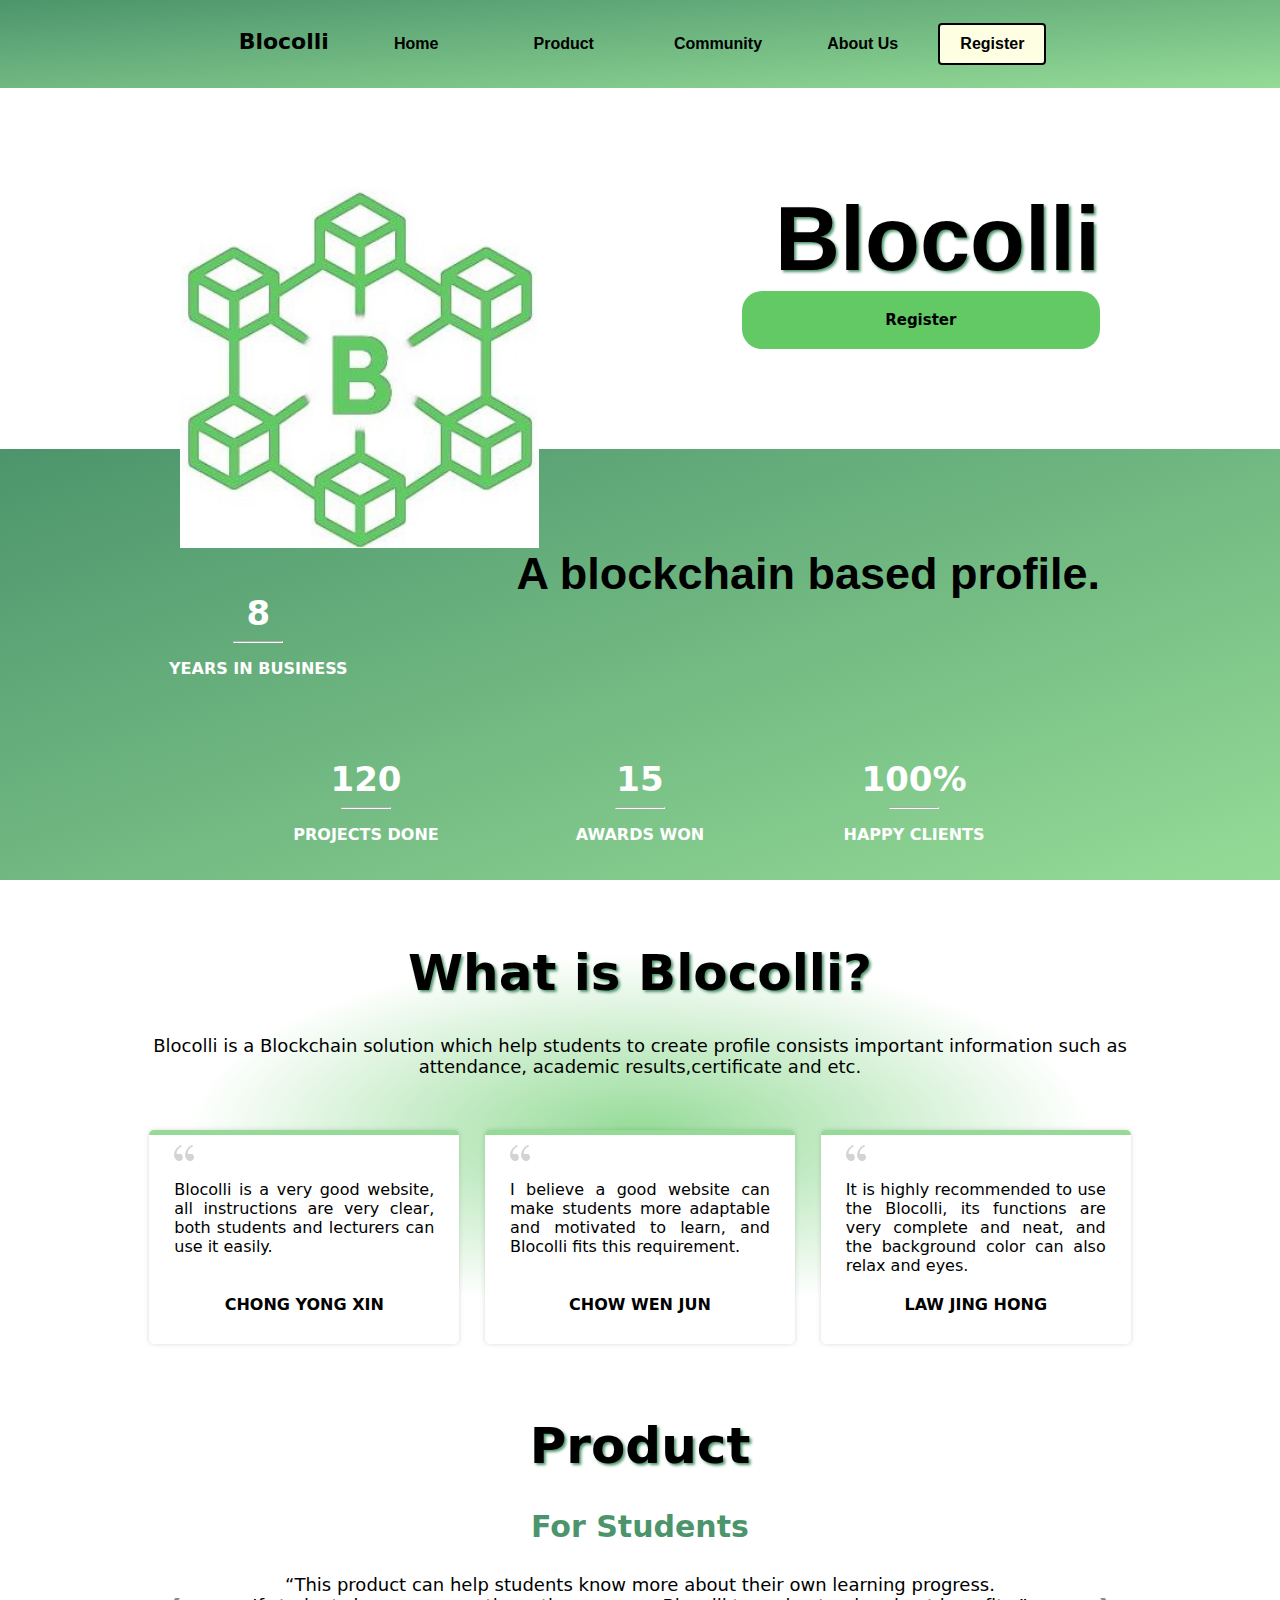
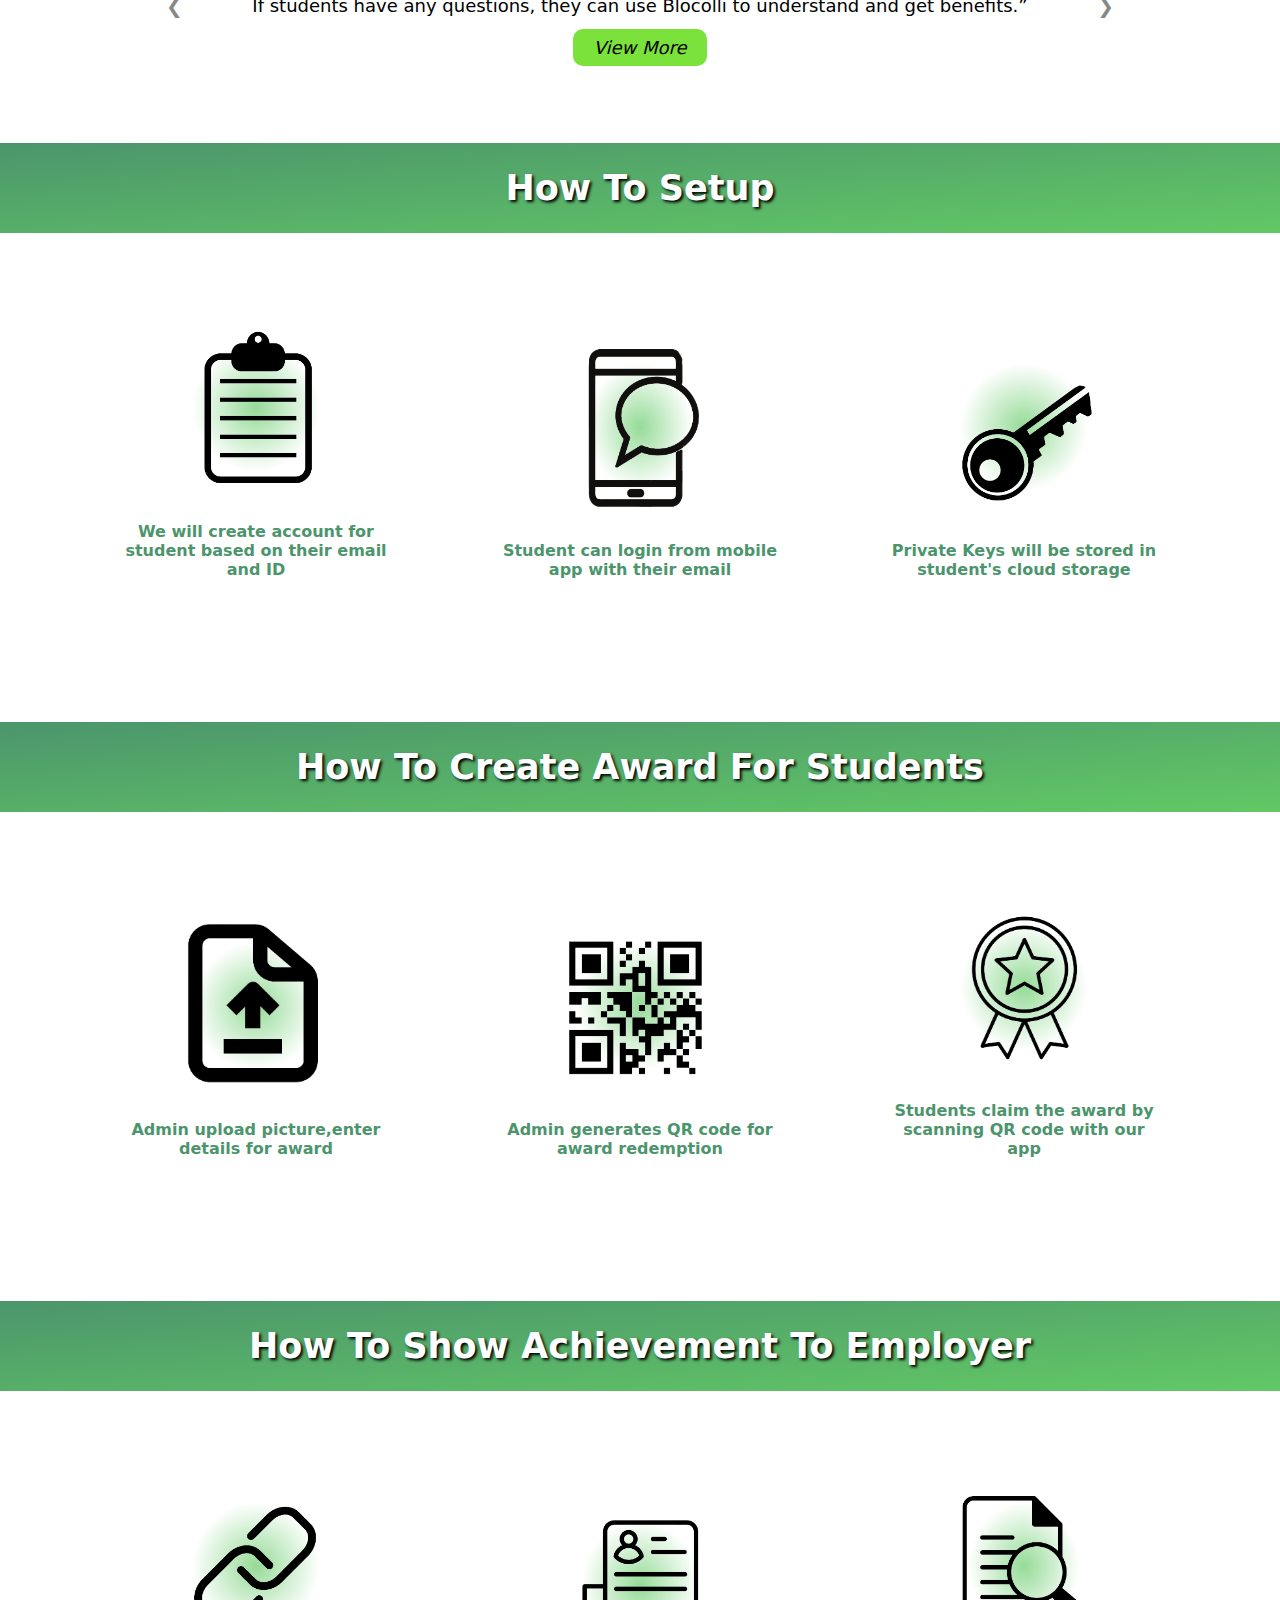
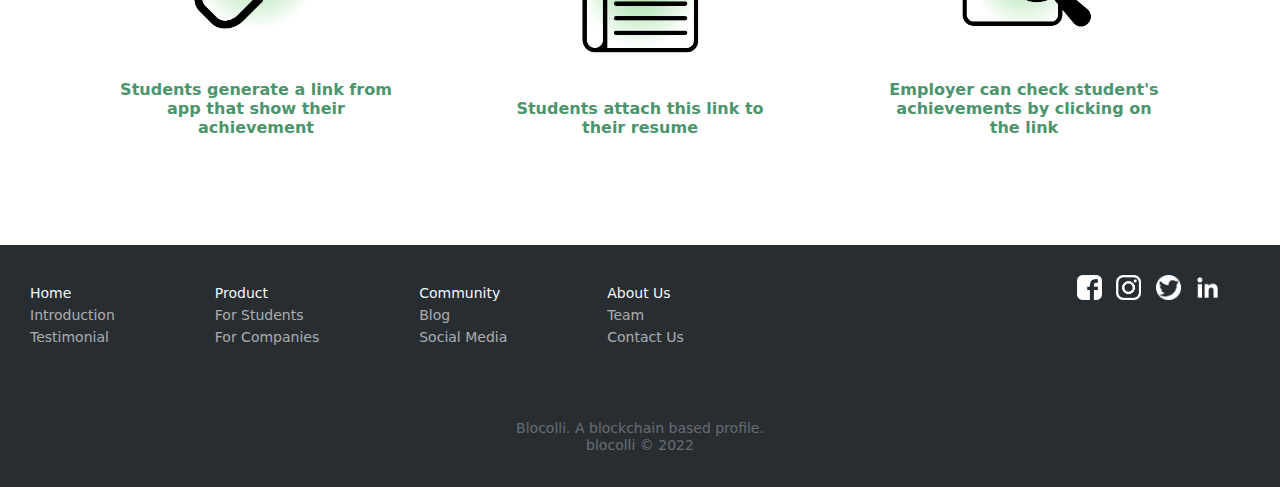
<file: index.html>
<!DOCTYPE html>
<html lang="en" dir="ltr">
  <head>
    <meta charset="utf-8">
    <title>Home | Blocolli</title>
    <link rel="icon" href="logo.jpeg">
    <meta name="viewport" content="width=device-width, initial-scale=1">
    <link rel="stylesheet" href="style.css">
  </head>

  <body>
    <header>
      <nav>
        <div class="logo">Blocolli</div>
        <div class="dropdown">
          <a href="index.html"><button class="dropbtn">Home</button></a>
          <div class="dropdown-content">
            <a href="introduction.html">Introduction</a>
            <a href="testimonial.html">Testimonial</a>
          </div>
        </div>

        <div class="dropdown">
          <a href="#product"><button class="dropbtn">Product</button></a>
          <div class="dropdown-content">
            <a href="forstudent.html">For Students</a>
            <a href="forcompanies.html">For Companies</a>
          </div>
        </div>

        <div class="dropdown">
          <button class="dropbtn">Community</button>
          <div class="dropdown-content">
            <a href="blog.html">Blog</a>
            <a href="socialmedia.html">Social Media</a>
          </div>
        </div>

        <div class="dropdown">
          <button class="dropbtn">About Us</button>
          <div class="dropdown-content">
            <a href="team.html">Team</a>
            <a href="contactus.html">Contact Us</a>
          </div>
        </div>

      <button onclick="document.getElementById('id01').style.display='block'" class="register"><span>Register</span></button>

        <div id="id01" class="modal">
          <form class="modal-content animate" method="post">
            <div class="imgcontainer">
              <span onclick="document.getElementById('id01').style.display='none'" class="close" title="Close Modal">&times;</span>
            </div>
            <div class="registercontainer">
              <p class="registernow">Sign Up</p>
              <label for="uname"><b>Username</b></label>
              <input type="text" placeholder="Enter Username" name="uname" required>

              <label for="psw"><b>Password</b></label>
              <input type="password" placeholder="Enter Password" name="psw" required>

              <button class="loginbtn" type="submit">Login</button>
              <label>
                <input type="checkbox" checked="checked" name="remember"> Remember me
              </label>
            </div>

            <div class="registercontainer" style="background-color:#f1f1f1">
              <button type="button" onclick="document.getElementById('id01').style.display='none'" class="cancelbtn">Cancel</button>
              <span class="psw">Forgot<a class="registerpsw" href="#">password?</a></span>
            </div>
          </form>
        </div>
      </nav>
    </header>

    <!-- Home content -->
    <div class="homecontent">
      <img src="logo.jpeg" class="blocolliimage" alt="blocolli image"/>
      <div class="fadetext">Blocolli</div>
      <div class="fadetext1">
       A blockchain based profile.
       <br>
       <br>
      </div>
      <button onclick="document.getElementById('id01').style.display='block'" class="registerbutton"><span>Register</span></button>
    </div>

    <!-- Home bar section -->
    <div class="homebar">
      <center>
        <div class="bar">
          <p class="percent">8</p>
          <hr>
          <p>YEARS IN BUSINESS</p>
        </div>
        <div class="bar">
          <p class="percent">120</p>
          <hr>
          <p>PROJECTS DONE</p>
        </div>
        <div class="bar">
          <p class="percent">15</p>
          <hr>
          <p>AWARDS WON</p>
        </div>
        <div class="bar">
          <p class="percent">100%</p>
          <hr>
          <p>HAPPY CLIENTS</p>
        </div>
      </center>
    </div>

    <!-- Home introduction section -->
    <div class="homeintroduction">
      <h1 class="textintroduction">What is Blocolli?</h1>
      <p class="contentintroduction">Blocolli is a Blockchain solution which help students to create profile
      consists important information such as attendance, academic results,certificate and etc.</p>
      <div class="testimonialintroduction">
        <img src="quotationmark.png" class="quotationmark" alt="quotationmark"/><br>
        Blocolli is a very good website, all instructions are very clear,
        both students and lecturers can use it easily.<br><br>
        <p class="hometestimonialname">Chong Yong Xin</p>
      </div>
      <div class="testimonialintroduction">
        <img src="quotationmark.png" class="quotationmark" alt="quotationmark"/><br>
        I believe a good website can make students more adaptable and motivated
        to learn, and Blocolli fits this requirement.<br><br>
        <p class="hometestimonialname">Chow Wen Jun</p>
      </div>
      <div class="testimonialintroduction">
        <img src="quotationmark.png" class="quotationmark" alt="quotationmark"/><br>
        It is highly recommended to use the Blocolli, its functions are very
        complete and neat, and the background color can also relax and eyes.
        <p class="hometestimonialname">Law Jing Hong</p>
      </div>
    </div>

    <!-- Home product section -->
    <a name="product"></a>
    <div class="homeproduct">
      <h1 class="homeproducttitle">Product</h1>
      <div class="slideshow-container">
        <div class="mySlides">
          <p class="slidetitle">For Students</p>
          <q>This product can help students know more about their own learning
          progress.<br>If students have any questions, they can use Blocolli to
          understand and get benefits.</q>
         <br><br>
         <a href="forstudent.html" class="homeproductbutton">View More</a>
        </div>

        <div class="mySlides">
          <p class="slidetitle">For Companies</p>
          <q>This product can make it easier for companies and students to
          communicate and understand each other,<br>and find each other's goals,
          which can bring convenience and benefits.</q>
          <br><br>
          <a href="forcompanies.html" class="homeproductbutton">View More</a>
        </div>
        <a class="prev" onclick="plusSlides(-1)">❮</a>
        <a class="next" onclick="plusSlides(1)">❯</a>
      </div>
      <div class="dot-container">
        <span class="dot" onclick="currentSlide(1)"></span>
        <span class="dot" onclick="currentSlide(2)"></span>
        <span class="dot" onclick="currentSlide(3)"></span>
      </div>

      <script>
        var slideIndex = 1;
        showSlides(slideIndex);

        function plusSlides(n) {
          showSlides(slideIndex += n);
        }

        function currentSlide(n) {
          showSlides(slideIndex = n);
        }

        function showSlides(n) {
          var i;
          var slides = document.getElementsByClassName("mySlides");
          var dots = document.getElementsByClassName("dot");
          if (n > slides.length) {slideIndex = 1}
          if (n < 1) {slideIndex = slides.length}
          for (i = 0; i < slides.length; i++) {
              slides[i].style.display = "none";
          }
          for (i = 0; i < dots.length; i++) {
              dots[i].className = dots[i].className.replace("active", "");
          }
          slides[slideIndex-1].style.display = "block";
          dots[slideIndex-1].className += "active";
        }
      </script>
    </div>

    <!-- Home how section -->
    <div class="homesetup">
      <p class="setuptext">How to setup</p>
      <center>
      <figure class="setimg">
        <img src="setup1.png" alt="setup image"/>
        <figcaption>We will create account for student based on their email and ID</figcaption>
      </figure>
      <figure class="setimg">
        <img src="setup2.png" alt="setup image"/>
        <figcaption>Student can login from mobile app with their email</figcaption>
      </figure>
      <figure class="setimg">
        <img src="setup3.png" alt="setup image"/>
        <figcaption>Private Keys will be stored in student's cloud storage</figcaption>
      </figure>
      </center>
    </div>

    <div class="homesetup">
      <p class="setuptext">How to create award for students</p>
      <center>
      <figure class="setimg">
        <img src="setup4.png" alt="award image"/>
        <figcaption>Admin upload picture,enter details for award</figcaption>
      </figure>
      <figure class="setimg">
        <img src="setup5.png" alt="award image"/>
        <figcaption>Admin generates QR code for award redemption</figcaption>
      </figure>
      <figure class="setimg">
        <img src="setup6.png" alt="award image"/>
        <figcaption>Students claim the award by scanning QR code with our app</figcaption>
      </figure>
      </center>
    </div>

    <div class="homesetup">
      <p class="setuptext">How to show achievement to employer</p>
      <center>
      <figure class="setimg">
        <img src="setup7.png" alt="achievement image"/>
        <figcaption>Students generate a link from app that show their achievement</figcaption>
      </figure>
      <figure class="setimg">
        <img src="setup8.png" alt="achievement image"/>
        <figcaption>Students attach this link to their resume</figcaption>
      </figure>
      <figure class="setimg">
        <img src="setup9.png" alt="achievement image"/>
        <figcaption>Employer can check student's achievements by clicking on the link</figcaption>
      </figure>
      </center>
    </div>


    <footer>
      <div class="row">
        <div class="footerlink">
          <p>Home</p>
          <p><a href="introduction.html">Introduction</a></p>
          <p><a href="testimonial.html">Testimonial</a></p>
        </div>
        <div class="footerlink">
          <p>Product</p>
          <p><a href="forstudent.html">For Students</a></p>
          <p><a href="forcompanies.html">For Companies</a></p>
        </div>
        <div class="footerlink">
          <p>Community</p>
          <p><a href="blog.html">Blog</a></p>
          <p><a href="socialmedia.html">Social Media</a></p>
        </div>
        <div class="footerlink">
          <p>About Us</p>
          <p><a href="team.html">Team</a></p>
          <p><a href="contactus.html">Contact Us</a></p>
        </div>
        <div class="footericon">
          <a href="https://www.facebook.com/"><img src="facebookicon.png" class="icon" alt="facebook icon"/></a>
          <a href="https://www.instagram.com/"><img src="igicon.png" class="icon" alt="instagram icon"/></a>
          <a href="https://twitter.com/"><img src="twittericon.png" class="icon" alt="twitter icon"/></a>
          <a href="https://www.linkedin.com/"><img src="linkedinicon.png" class="icon" alt="linkedin icon"/></a>
        </div>
      </div>
      <p class="copyright">
        Blocolli. A blockchain based profile.<br>
        blocolli &copy; 2022</p>
    </footer>

  </body>
</html>
</file>
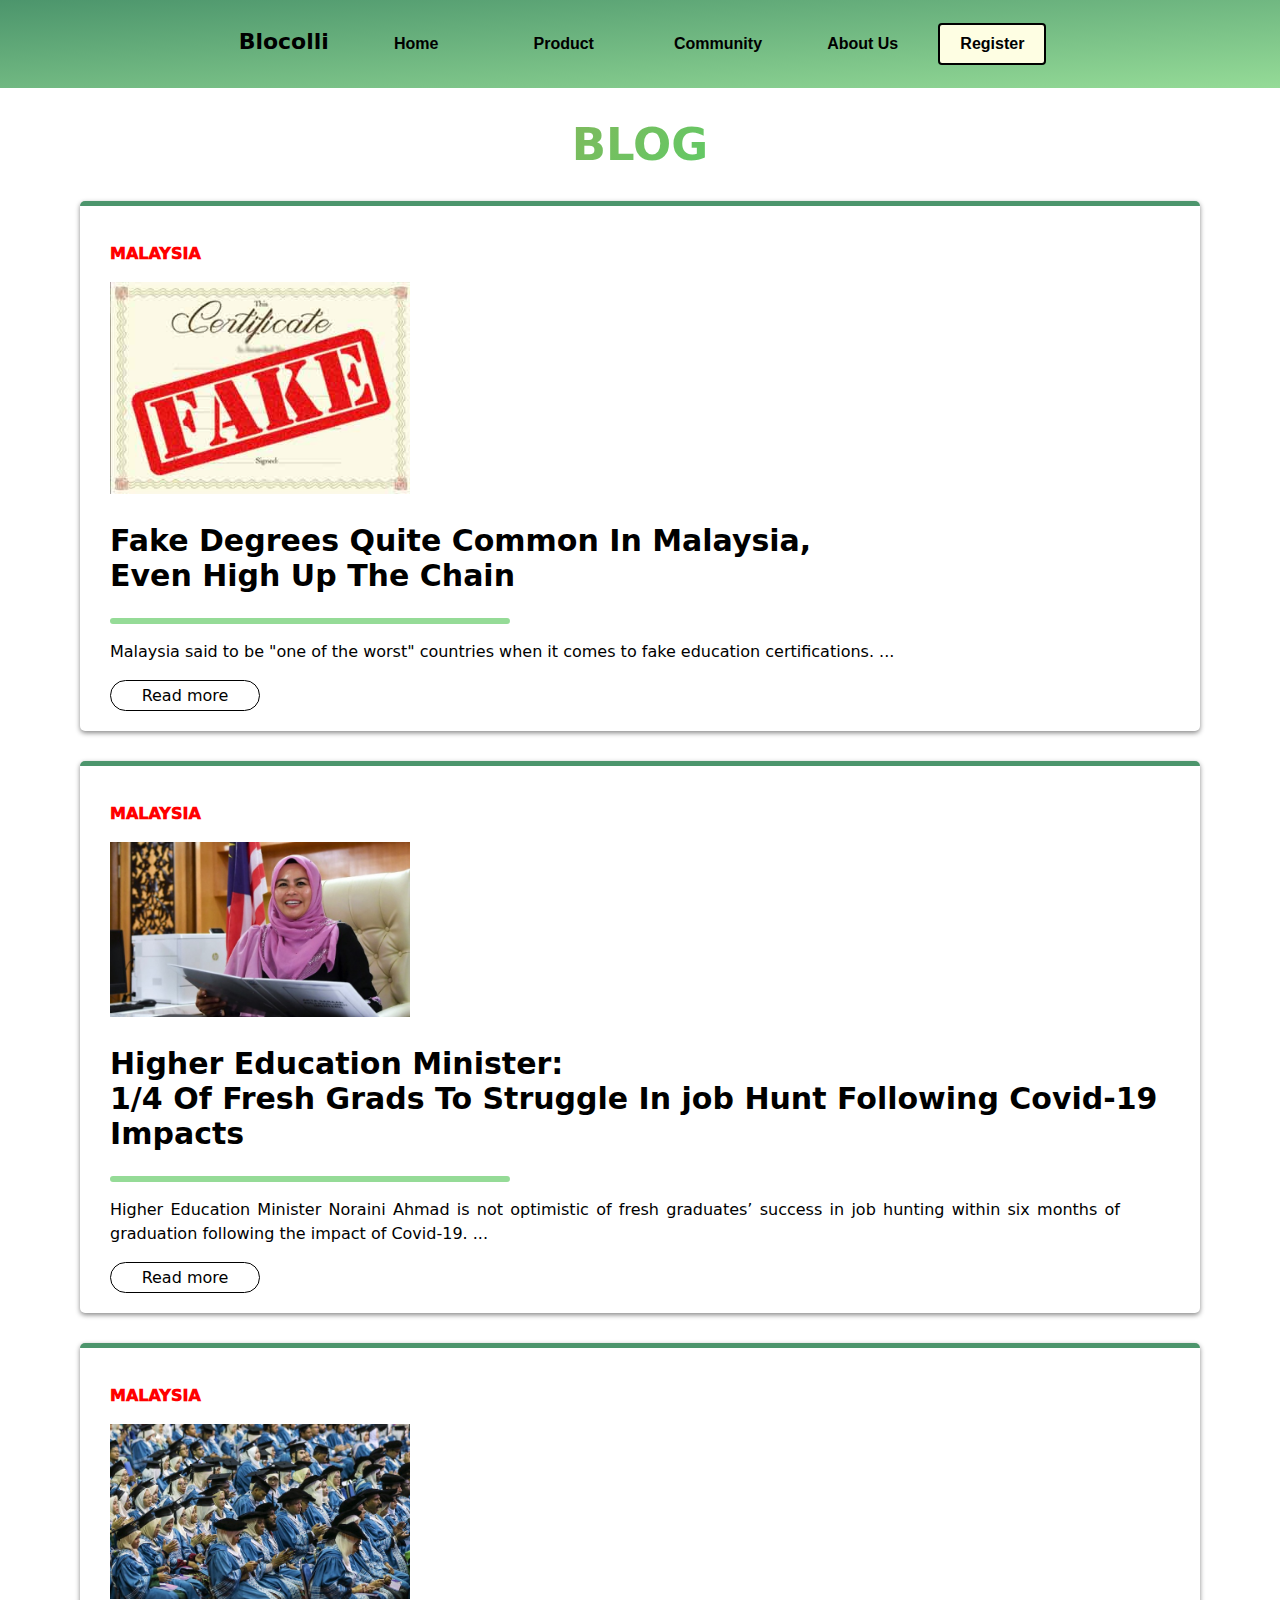
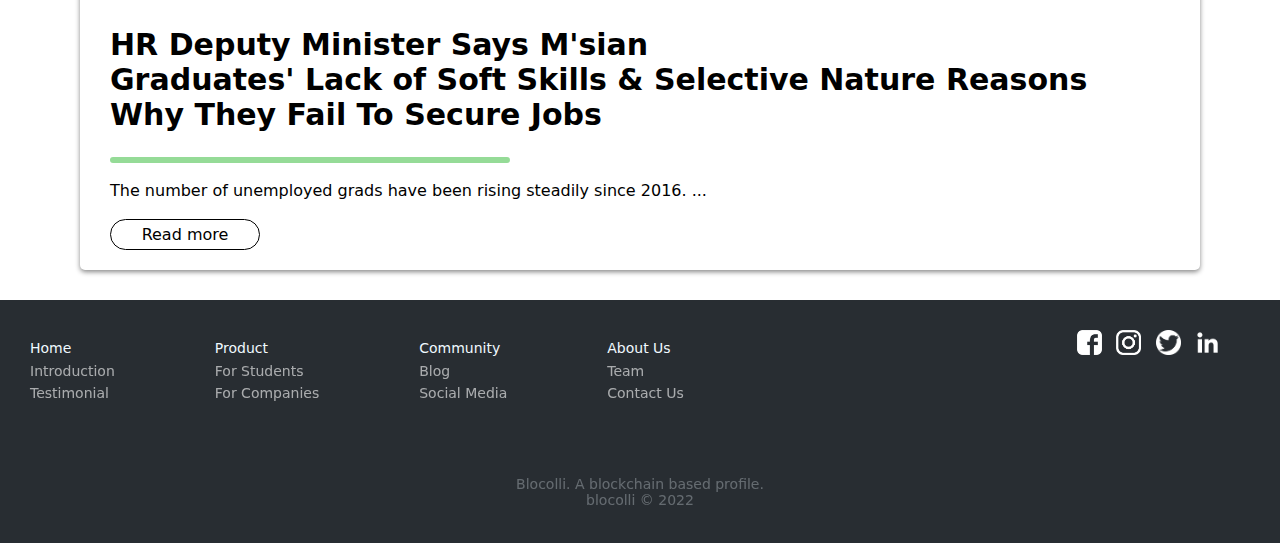
<file: blog.html>
<!DOCTYPE html>
<html lang="en" dir="ltr">
  <head>
    <meta charset="utf-8">
    <title>Blog | Blocolli</title>
    <link rel="icon" href="logo.jpeg">
    <meta name="viewport" content="width=device-width, initial-scale=1">
    <link rel="stylesheet" href="style.css">
    <script src="javascript.js"></script>
  </head>
  <body>
    <header>
      <nav>
        <div class="logo">Blocolli</div>
        <div class="dropdown">
          <a href="index.html"><button class="dropbtn">Home</button></a>
          <div class="dropdown-content">
            <a href="introduction.html">Introduction</a>
            <a href="testimonial.html">Testimonial</a>
          </div>
        </div>

        <div class="dropdown">
          <a href="index.html#product"><button class="dropbtn">Product</button></a>
          <div class="dropdown-content">
            <a href="forstudent.html">For Students</a>
            <a href="forcompanies.html">For Companies</a>
          </div>
        </div>

        <div class="dropdown">
          <button class="dropbtn">Community</button>
          <div class="dropdown-content">
            <a href="blog.html">Blog</a>
            <a href="socialmedia.html">Social Media</a>
          </div>
        </div>

        <div class="dropdown">
          <button class="dropbtn">About Us</button>
          <div class="dropdown-content">
            <a href="team.html">Team</a>
            <a href="contactus.html">Contact Us</a>
          </div>
        </div>

        <button onclick="document.getElementById('id01').style.display='block'" class="register"><span>Register</span></button>

        <div id="id01" class="modal">
          <form class="modal-content animate" method="post">
            <div class="imgcontainer">
              <span onclick="document.getElementById('id01').style.display='none'" class="close" title="Close Modal">&times;</span>
            </div>
            <div class="registercontainer">
              <p class="registernow">Sign Up</p>
              <label for="uname"><b>Username</b></label>
              <input type="text" placeholder="Enter Username" name="uname" required>

              <label for="psw"><b>Password</b></label>
              <input type="password" placeholder="Enter Password" name="psw" required>

              <button class="loginbtn" type="submit">Login</button>
              <label>
                <input type="checkbox" checked="checked" name="remember"> Remember me
              </label>
            </div>

            <div class="registercontainer" style="background-color:#f1f1f1">
              <button type="button" onclick="document.getElementById('id01').style.display='none'" class="cancelbtn">Cancel</button>
              <span class="psw">Forgot<a class="registerpsw" href="#">password?</a></span>
            </div>
          </form>
        </div>
      </nav>
    </header>

    <h1 class="headertext">Blog</h1>
    <section class="blog">
      <p class="blogMsia">Malaysia</p>
      <img src="blogfakecertificate.jpg" alt="fake certificate"/>
      <h2>Fake Degrees Quite Common In Malaysia, <br>Even High Up The Chain</h2>
      <hr>
      <div>
      <p>
        Malaysia said to be "one of the worst" countries when it comes
        to fake education certifications.
        <span id="dots">...</span><span id="more">
        <br><br>
        One in 20 job candidates have fake degrees and other qualifications
        while one in 10 has credentials from unaccredited institutions,
        <a href="https://www.thestar.com.my/news/nation/2019/05/06/a-worrying-trend-in-msia/">according to The Star.</a>
        <br><br>
        Akhbar & Associates, a Malaysian corporate fraud investigation agency,
        revealed in 2019 that the background checks on potential new hires for
        companies found that 5% to 7% of candidates had fake degrees, while
        10% to 15% have qualifications from unaccredited universities.
        <br><br>
        Akhbar & Associates Managing Director Datuk Seri Akhbar Satar explained
        that these people were applying for Senior Management positions across
        multiple industries including banking and healthcare.
        Last year in Pakistan, the CEO of a fake degree ‘mill’ called Axact –
        which boasted a network of over 370 fake online universities based in
        the United States and 22 others – was sentenced to
        <a href="https://www.dawn.com/news/1418156">20 years in jail each by the courts.</a>
        From the case, Pakistani authorities also found 80 Malaysian names and addresses.
        It seems thousands of fake degree holders are working as doctors,
        nurses, teachers and engineers across Southeast Asia.
        <br><br>
        Akhbar said Malaysia was “one of the worst” nations plagued with the
        issue of fake degrees and certification because companies here didn’t
        do background checks or lodge police reports. This allows false
        qualification holders to simply face “internal action” before moving
        on to the next job.
        <br><br>
        The Malaysian Medical Council (MMC) and Institution of Engineers (IEM)
        have already taken steps to ensure that only qualified and properly
        certified doctors and Engineers can practice their respective trade in Malaysia.
        Employers are now calling for action to be taken against staff who
        secured their post with degree mill and fake qualifications.
        <br><br>
        Echoing the call for action is Malaysian Employers Federation
        executive director Datuk Shamsuddin Bardan.However, Malaysian
        Qualifications Agency (MQA) CEO Datuk Dr Rahmah Mohamed said it is the
        organization’s responsibility to check the qualifications of their
        employees were accredited accordingly.
        <br><br>
        So, it is still upon the employer to do their due diligence and conduct
        background checks if they suspect an employee’s qualifications are fake.
      </span>
      </p>
      <button onclick="myFunction(this)" id="myBtn">Read more</button>
      </div>
    </section>

    <section class="blog">
      <p class="blogMsia">Malaysia</p>
      <img src="blogeduminister.jpg" alt="education minister"/>
      <h2>Higher Education Minister: <br>1/4 Of Fresh Grads To Struggle In job
      Hunt Following Covid-19 Impacts</h2>
      <hr>
      <div>
      <p>
        Higher Education Minister Noraini Ahmad is not optimistic of fresh
        graduates’ success in job hunting within six months of graduation
        following the impact of Covid-19.
        <span id="dots">...</span><span id="more">
        <br><br>
        About 75,000 out of 300,000 fresh graduates are projected to face
        challenges in the job market as the economy struggles to find its footing.
        <br><br>
        The Higher Education Ministry also showed that 41,161 graduates still
        remained unemployed via the Graduate Tracer Study 2019. With an
        additional projected 75,000 fresh graduates this year, it is estimated
        that around 116,161 graduates will need additional help to further
        increase their marketability.
        <br><br>
        In her speech at the launch of the minister’s Career Advancement
        Programme, she noted that a job matching process for unemployed
        graduates has been implemented in collaboration with the Social
        Security Organisation (SOCSO) via the MyFutureJobs portal.
        <br><br>
        Additionally, the ministry also has multiple schemes to help graduates
        embark on a career path or entrepreneurial path. They will soon
        introduce a micro-financing scheme for students to grow and improve
        their own business together with the National Entrepreneur Group
        Economic Fund (Tekun Nasional).
        <br><br>
        The Graduates Reference Hub for Employment and Training (GREaT) will
        offer services such as job matching, reskilling, and upskilling
        programmes, as well as grants for further education and career counselling.
        <br><br>
        This career advancement programme is limited time only, and will run
        from October 16 to Decemeber 31 at 20 selected public universities,
        polytechnics, and community colleges. Job placements for participants
        of the programme will begin on January 1 2021.
      </span>
      </p>
      <button onclick="myFunction(this)" id="myBtnTwo">Read more</button>
      </div>
    </section>

    <section class="blog">
      <p class="blogMsia">Malaysia</p>
      <img src="bloggraduate.jpg" alt="graduate student"/>
      <h2>HR Deputy Minister Says M'sian<br>Graduates' Lack of Soft Skills &amp;
      Selective Nature Reasons<br>Why They Fail To Secure Jobs</h2>
      <hr>
      <div>
      <p>
        The number of unemployed grads have been rising steadily since 2016.
        <span id="dots">...</span><span id="more">
        <br><br>
        Human Resource Deputy Minister Awang Hashim has said that the reasons
        why Malaysian graduates fail to secure jobs was because of their
        selective nature and lack of soft skills. He added that besides that,
        another reason was their failure to obtain information on job
        vacancies that suited their qualifications.
        <br><br>
        "Low qualifications or CGPA also caused employers to be less interested
        to hire these candidates, besides the mismatch between the candidates’
        field of study and the job market." Awang Hashim via Malay Mail
        <br><br>
        Awang made the statement during the Dewan Negara sitting today in
        response to Senator Idris Ahmad’s question on the statistics and data
        from 2015 until July this year on unemployment among graduates with
        first-degree qualifications.
        <br><br>
        Based on statistical data from the 2016 Graduate Statistics Report,
        Awang said that the unemployment rate among fresh grads were at 4% in
        2016, 4% in 2017, 3.9% in 2018 and 3.9% in 2019.
        <br><br>
        Although the unemployment rate seems to have hardly changed since 2016,
        the actual number of unemployed graduates has been constantly increasing.
        In 2016  there were 145,800 unemployed graduates, 154,500 in 2017, then
        161,300 in 2018, and finally 170,300 in 2019.
      </span>
      </p>
      <button onclick="myFunction(this)" id="myBtnThree">Read more</button>
      </div>
    </section>

    <footer>
      <div class="row">
        <div class="footerlink">
          <p>Home</p>
          <p><a href="introduction.html">Introduction</a></p>
          <p><a href="testimonial.html">Testimonial</a></p>
        </div>
        <div class="footerlink">
          <p>Product</p>
          <p><a href="forstudent.html">For Students</a></p>
          <p><a href="forcompanies.html">For Companies</a></p>
        </div>
        <div class="footerlink">
          <p>Community</p>
          <p><a href="blog.html">Blog</a></p>
          <p><a href="socialmedia.html">Social Media</a></p>
        </div>
        <div class="footerlink">
          <p>About Us</p>
          <p><a href="team.html">Team</a></p>
          <p><a href="contactus.html">Contact Us</a></p>
        </div>
        <div class="footericon">
          <a href="https://www.facebook.com/"><img src="facebookicon.png" class="icon" alt="facebook icon"/></a>
          <a href="https://www.instagram.com/"><img src="igicon.png" class="icon" alt="instagram icon"/></a>
          <a href="https://twitter.com/"><img src="twittericon.png" class="icon" alt="twitter icon"/></a>
          <a href="https://www.linkedin.com/"><img src="linkedinicon.png" class="icon" alt="linkedin icon"/></a>
        </div>
      </div>
      <p class="copyright">
        Blocolli. A blockchain based profile.<br>
        blocolli &copy; 2022</p>
    </footer>

  </body>
</html>
</file>
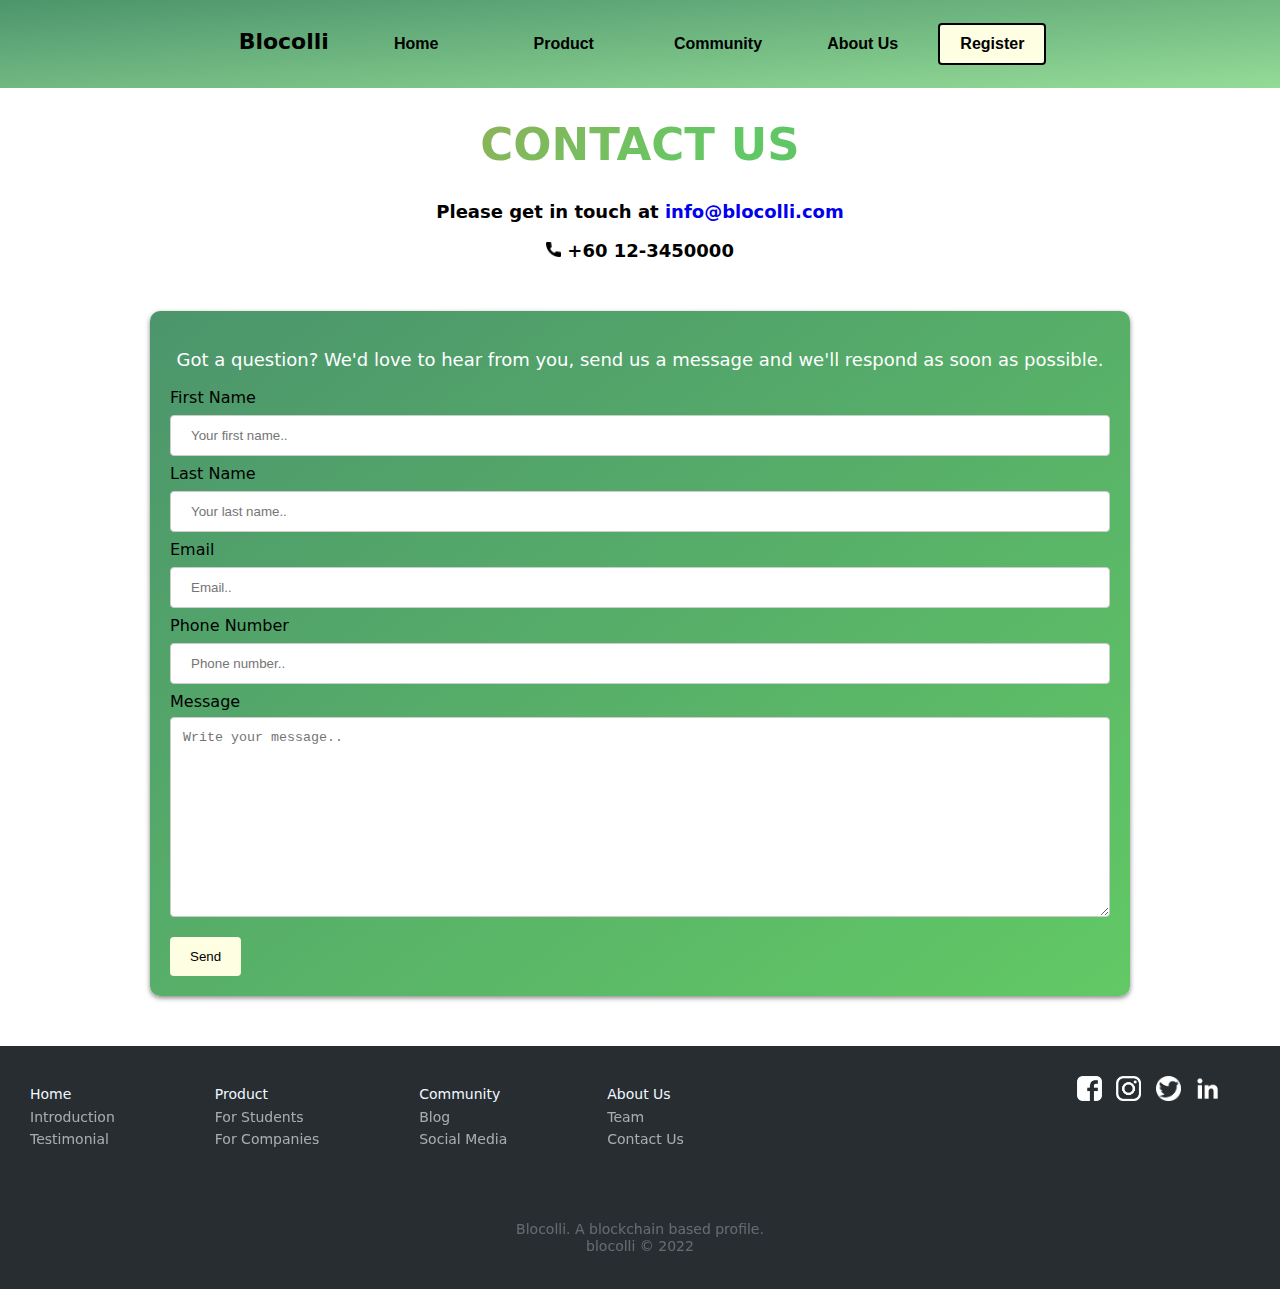
<file: contactus.html>
<!DOCTYPE html>
<html lang="en" dir="ltr">
  <head>
    <meta charset="utf-8">
    <title>Contact Us | Blocolli</title>
    <link rel="icon" href="logo.jpeg">
    <meta name="viewport" content="width=device-width, initial-scale=1">
    <link rel="stylesheet" href="style.css">
    <script src="javascript.js"></script>

  </head>
  <body>
    <header>
      <nav>
        <div class="logo">Blocolli</div>
        <div class="dropdown">
          <a href="index.html"><button class="dropbtn">Home</button></a>
          <div class="dropdown-content">
            <a href="introduction.html">Introduction</a>
            <a href="testimonial.html">Testimonial</a>
          </div>
        </div>

        <div class="dropdown">
          <a href="index.html#product"><button class="dropbtn">Product</button></a>
          <div class="dropdown-content">
            <a href="forstudent.html">For Students</a>
            <a href="forcompanies.html">For Companies</a>
          </div>
        </div>

        <div class="dropdown">
          <button class="dropbtn">Community</button>
          <div class="dropdown-content">
            <a href="blog.html">Blog</a>
            <a href="socialmedia.html">Social Media</a>
          </div>
        </div>

        <div class="dropdown">
          <button class="dropbtn">About Us</button>
          <div class="dropdown-content">
            <a href="team.html">Team</a>
            <a href="contactus.html">Contact Us</a>
          </div>
        </div>

        <button onclick="document.getElementById('id01').style.display='block'" class="register"><span>Register</span></button>

        <div id="id01" class="modal">
          <form class="modal-content animate" method="post">
            <div class="imgcontainer">
              <span onclick="document.getElementById('id01').style.display='none'" class="close" title="Close Modal">&times;</span>
            </div>
            <div class="registercontainer">
              <p class="registernow">Sign Up</p>
              <label for="uname"><b>Username</b></label>
              <input type="text" placeholder="Enter Username" name="uname" required>

              <label for="psw"><b>Password</b></label>
              <input type="password" placeholder="Enter Password" name="psw" required>

              <button class="loginbtn" type="submit">Login</button>
              <label>
                <input type="checkbox" checked="checked" name="remember"> Remember me
              </label>
            </div>

            <div class="registercontainer" style="background-color:#f1f1f1">
              <button type="button" onclick="document.getElementById('id01').style.display='none'" class="cancelbtn">Cancel</button>
              <span class="psw">Forgot<a class="registerpsw" href="#">password?</a></span>
            </div>
          </form>
        </div>
      </nav>
    </header>

    <center>
        <h1 class="headertext">Contact us</h1>
        <p class="contactustext">Please get in touch at <a href="mailto:info@blocolli.com">info@blocolli.com</a></p>
        <p class="contactustext"><img src="phone.png" width=15px alt="phone icon"/> +60 12-3450000</p>
        <div class="containercontactus">
          <p class="formdescription">Got a question? We'd love to hear from
            you, send us a message and we'll respond as soon as possible.</p>
          <form>
            <label for="fname">First Name</label>
            <input type="text" id="fname" name="firstname" placeholder="Your first name..">
            <label for="lname">Last Name</label>
            <input type="text" id="lname" name="lastname" placeholder="Your last name..">
            <label for="email">Email</label>
            <input type="text" id="email" name="email" placeholder="Email..">
            <label for="email">Phone Number</label>
            <input type="text" id="phonenumber" name="phonenumber" placeholder="Phone number..">
            <label for="subject">Message</label>
            <textarea id="subject" name="message" placeholder="Write your message.." style="height:200px"></textarea>
            <input type="submit" name="submit" onclick="showAlert();" value="Send">

          </form>
        </div>
    </center>

    <footer>
      <div class="row">
        <div class="footerlink">
          <p>Home</p>
          <p><a href="introduction.html">Introduction</a></p>
          <p><a href="testimonial.html">Testimonial</a></p>
        </div>
        <div class="footerlink">
          <p>Product</p>
          <p><a href="forstudent.html">For Students</a></p>
          <p><a href="forcompanies.html">For Companies</a></p>
        </div>
        <div class="footerlink">
          <p>Community</p>
          <p><a href="blog.html">Blog</a></p>
          <p><a href="socialmedia.html">Social Media</a></p>
        </div>
        <div class="footerlink">
          <p>About Us</p>
          <p><a href="team.html">Team</a></p>
          <p><a href="contactus.html">Contact Us</a></p>
        </div>
        <div class="footericon">
          <a href="https://www.facebook.com/"><img src="facebookicon.png" class="icon" alt="facebook icon"/></a>
          <a href="https://www.instagram.com/"><img src="igicon.png" class="icon" alt="instagram icon"/></a>
          <a href="https://twitter.com/"><img src="twittericon.png" class="icon" alt="twitter icon"/></a>
          <a href="https://www.linkedin.com/"><img src="linkedinicon.png" class="icon" alt="linkedin icon"/></a>
        </div>
      </div>
      <p class="copyright">
        Blocolli. A blockchain based profile.<br>
        blocolli &copy; 2022</p>
    </footer>

  </body>
</html>
</file>
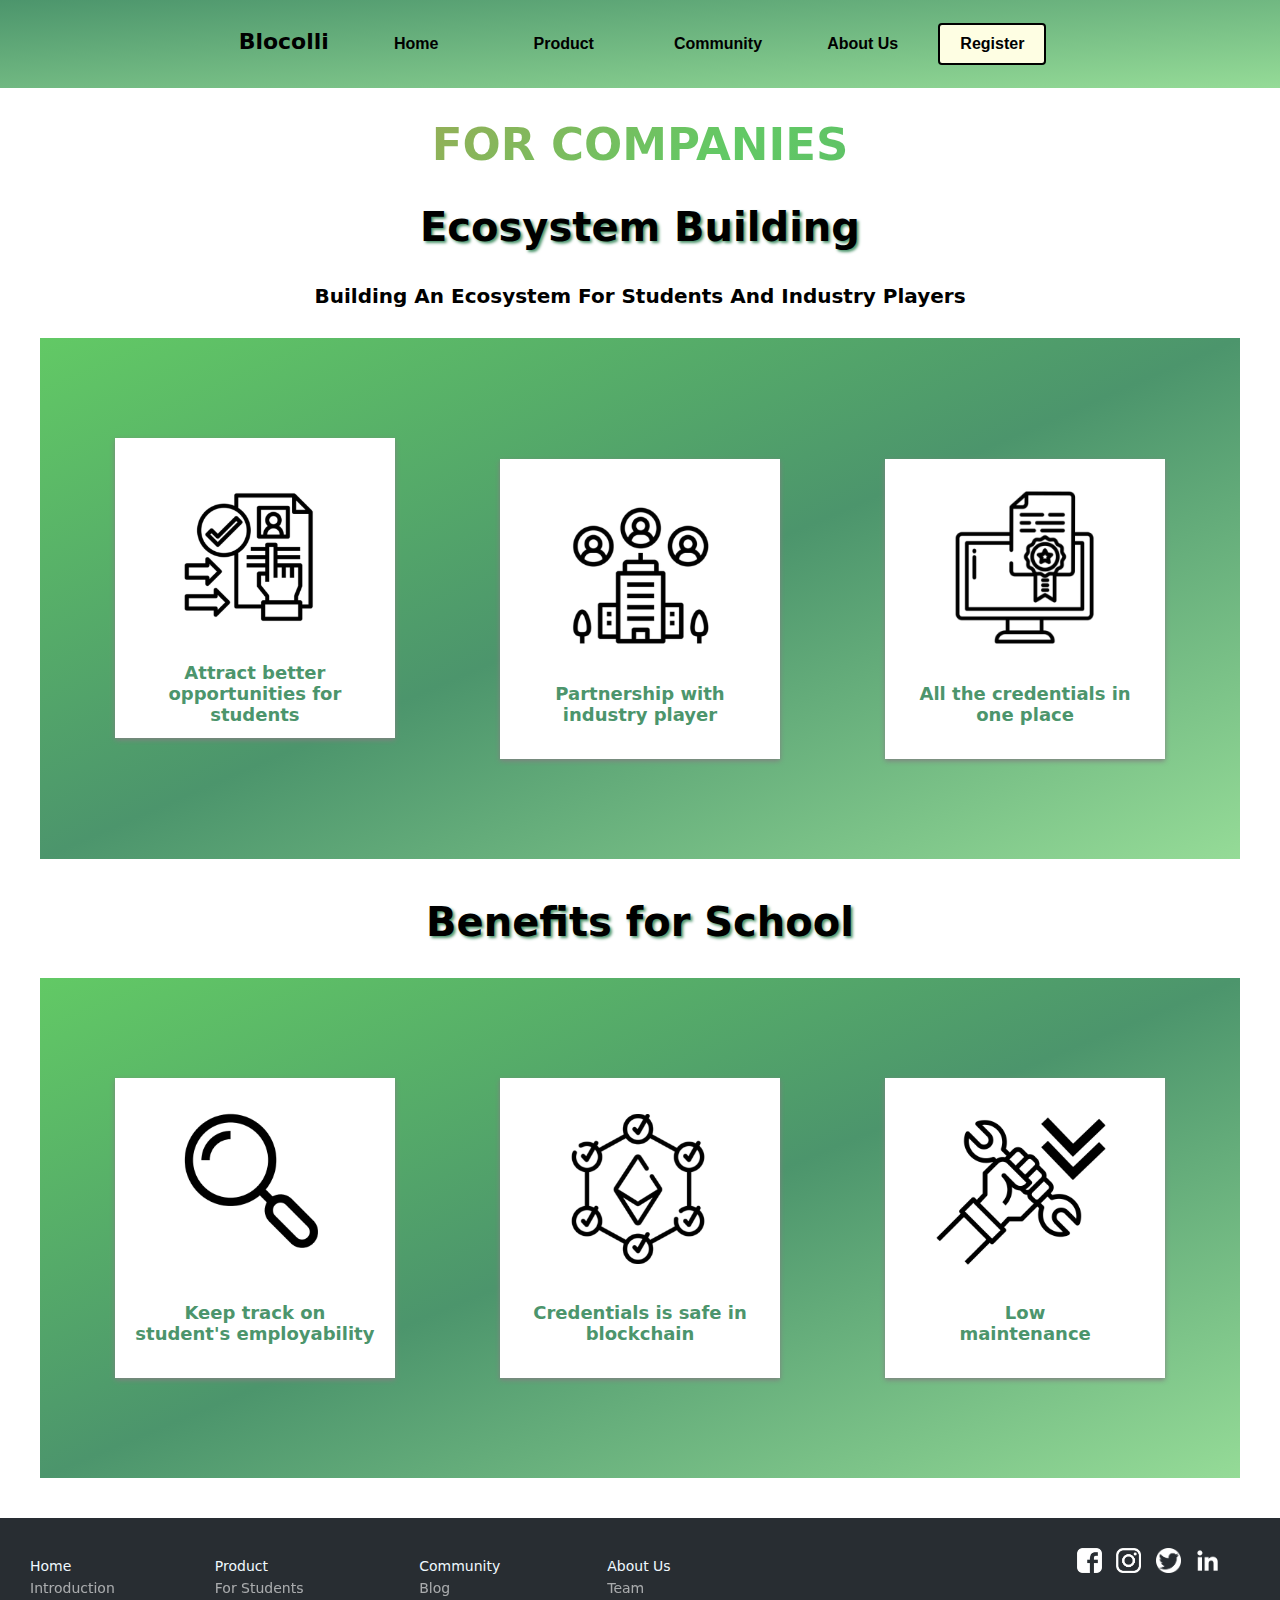
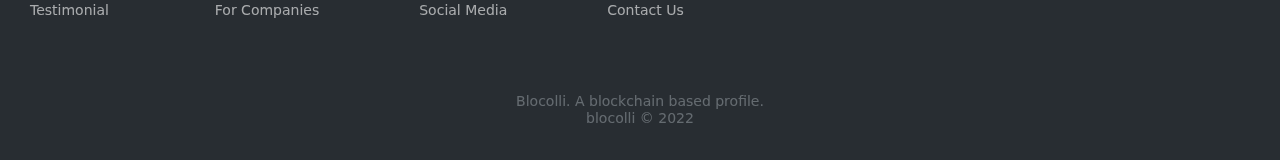
<file: forcompanies.html>
<!DOCTYPE html>
<html lang="en" dir="ltr">
  <head>
    <meta charset="utf-8">
    <title>For Companies | Blocolli</title>
    <link rel="icon" href="logo.jpeg">
    <meta name="viewport" content="width=device-width, initial-scale=1">
    <link rel="stylesheet" href="style.css">
  </head>
  <body>
    <header>
      <nav>
        <div class="logo">Blocolli</div>
        <div class="dropdown">
          <a href="index.html"><button class="dropbtn">Home</button></a>
          <div class="dropdown-content">
            <a href="introduction.html">Introduction</a>
            <a href="testimonial.html">Testimonial</a>
          </div>
        </div>

        <div class="dropdown">
          <a><button class="dropbtn">Product</button></a>
          <div class="dropdown-content">
            <a href="forstudent.html">For Students</a>
            <a href="forcompanies.html">For Companies</a>
          </div>
        </div>

        <div class="dropdown">
          <button class="dropbtn">Community</button>
          <div class="dropdown-content">
            <a href="blog.html">Blog</a>
            <a href="socialmedia.html">Social Media</a>
          </div>
        </div>

        <div class="dropdown">
          <button class="dropbtn">About Us</button>
          <div class="dropdown-content">
            <a href="team.html">Team</a>
            <a href="contactus.html">Contact Us</a>
          </div>
        </div>

        <button onclick="document.getElementById('id01').style.display='block'" class="register"><span>Register</span></button>

        <div id="id01" class="modal">
          <form class="modal-content animate" method="post">
            <div class="imgcontainer">
              <span onclick="document.getElementById('id01').style.display='none'" class="close" title="Close Modal">&times;</span>
            </div>
            <div class="registercontainer">
              <p class="registernow">Sign Up</p>
              <label for="uname"><b>Username</b></label>
              <input type="text" placeholder="Enter Username" name="uname" required>

              <label for="psw"><b>Password</b></label>
              <input type="password" placeholder="Enter Password" name="psw" required>

              <button class="loginbtn" type="submit">Login</button>
              <label>
                <input type="checkbox" checked="checked" name="remember"> Remember me
              </label>
            </div>

            <div class="registercontainer" style="background-color:#f1f1f1">
              <button type="button" onclick="document.getElementById('id01').style.display='none'" class="cancelbtn">Cancel</button>
              <span class="psw">Forgot<a class="registerpsw" href="#">password?</a></span>
            </div>
          </form>
        </div>
      </nav>
    </header>

    <h1 class="headertext">FOR COMPANIES</h1>
    <h2 class="introducttitle">Ecosystem Building</h2>
    <p class="ecosystemdescription">Building an ecosystem for students and industry players</p>
    <div class="companiespage">
      <center>
      <figure class="cpyimg">
        <img src="cpy1.png" alt="ecosystem image"/>
        <figcaption>Attract better opportunities for students</figcaption>
      </figure>
      <figure class="cpyimg">
        <img src="cpy2.png" alt="ecosystem image"/>
        <figcaption >Partnership with industry player</figcaption>
      </figure>
      <figure class="cpyimg">
        <img src="cpy3.png" alt="ecosystem image"/>
        <figcaption>All the credentials in one place</figcaption>
      </figure>
      </center>
    </div>

    <h2 class="introducttitle">Benefits for School</h2>
    <div class="companiespage">
      <center>
      <figure class="cpyimg">
        <img src="cpy4.png" alt="school image"/>
        <figcaption>Keep track on student's employability</figcaption>
      </figure>
      <figure class="cpyimg">
        <img src="cpy5.png" alt="school image"/>
        <figcaption>Credentials is safe in blockchain</figcaption>
      </figure>
      <figure class="cpyimg">
        <img src="cpy6.png" alt="school image"/>
        <figcaption>Low<br>maintenance</figcaption>
      </figure>
      </center>
    </div>

    <footer>
      <div class="row">
        <div class="footerlink">
          <p>Home</p>
          <p><a href="introduction.html">Introduction</a></p>
          <p><a href="testimonial.html">Testimonial</a></p>
        </div>
        <div class="footerlink">
          <p>Product</p>
          <p><a href="forstudent.html">For Students</a></p>
          <p><a href="forcompanies.html">For Companies</a></p>
        </div>
        <div class="footerlink">
          <p>Community</p>
          <p><a href="blog.html">Blog</a></p>
          <p><a href="socialmedia.html">Social Media</a></p>
        </div>
        <div class="footerlink">
          <p>About Us</p>
          <p><a href="team.html">Team</a></p>
          <p><a href="contactus.html">Contact Us</a></p>
        </div>
        <div class="footericon">
          <a href="https://www.facebook.com/"><img src="facebookicon.png" class="icon" alt="facebook icon"/></a>
          <a href="https://www.instagram.com/"><img src="igicon.png" class="icon" alt="instagram icon"/></a>
          <a href="https://twitter.com/"><img src="twittericon.png" class="icon" alt="twitter icon"/></a>
          <a href="https://www.linkedin.com/"><img src="linkedinicon.png" class="icon" alt="linkedin icon"/></a>
        </div>
      </div>
      <p class="copyright">
        Blocolli. A blockchain based profile.<br>
        blocolli &copy; 2022</p>
    </footer>

  </body>
</html>
</file>
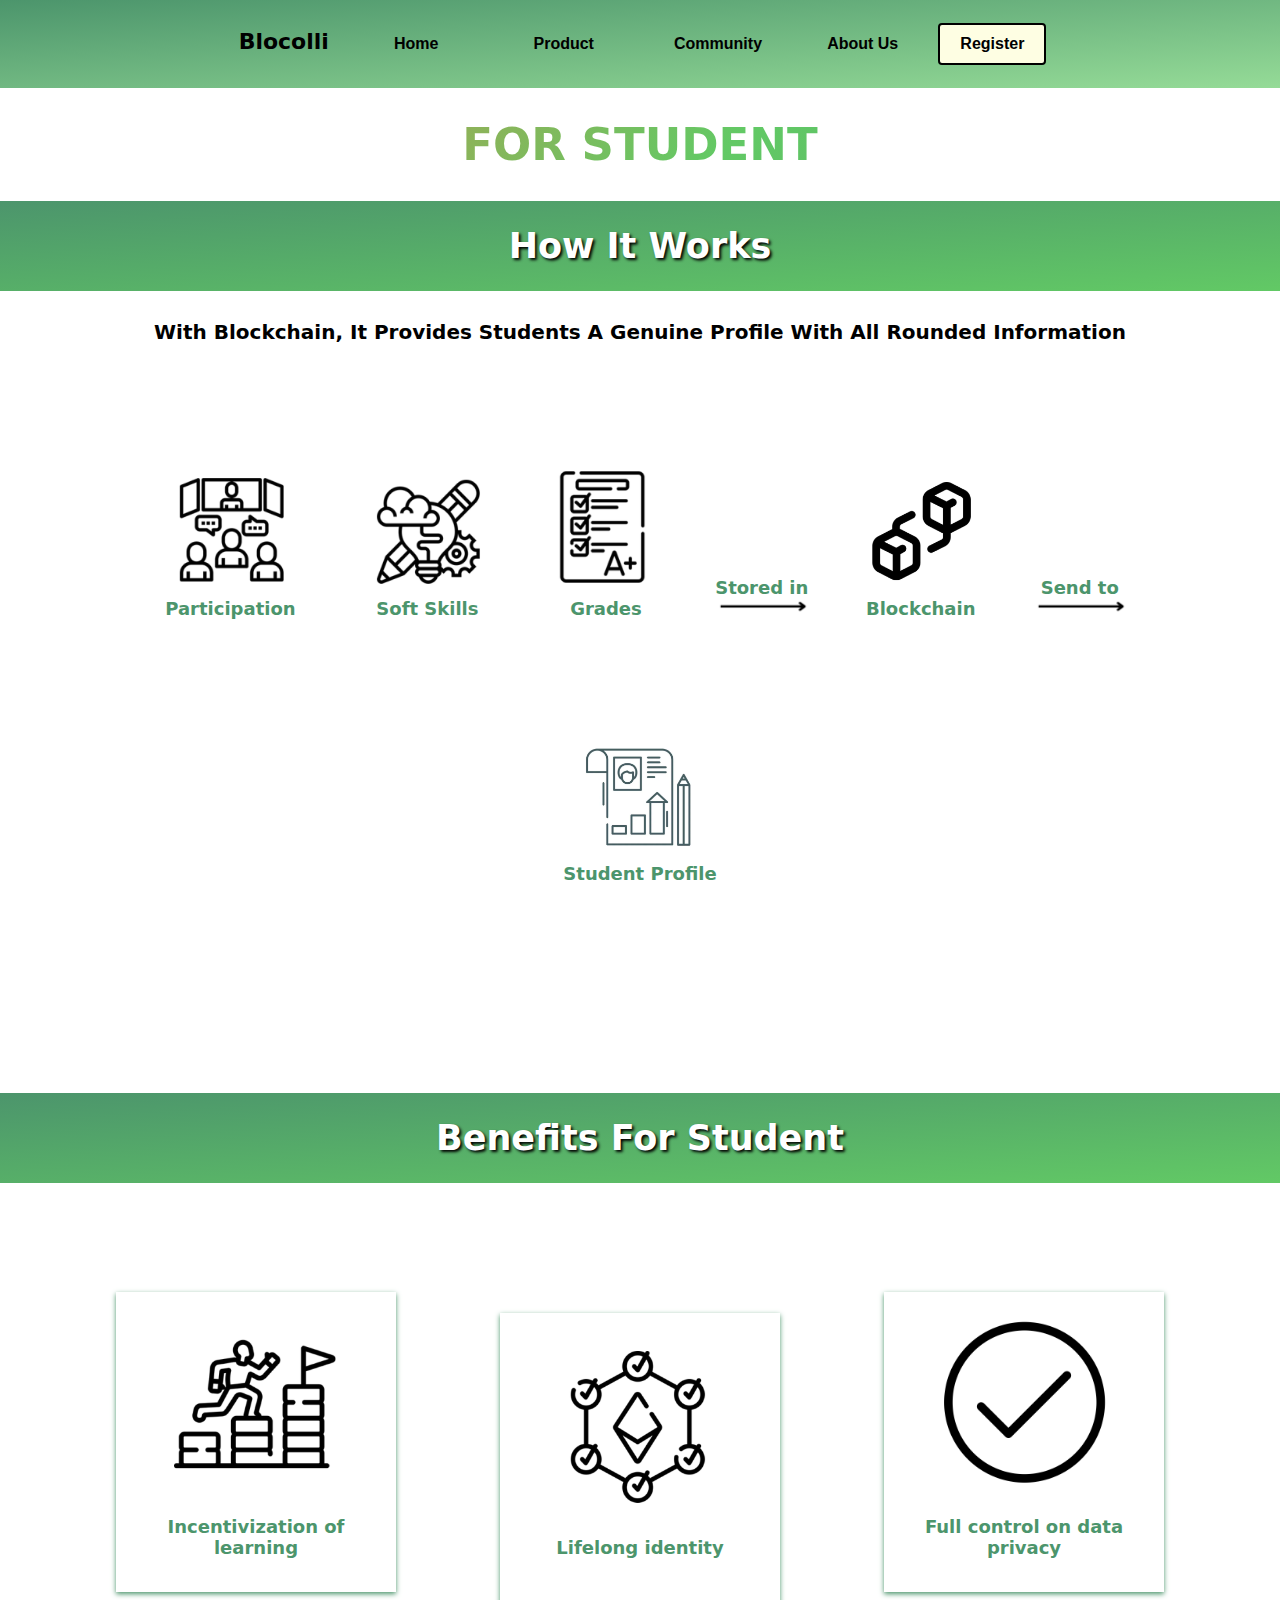
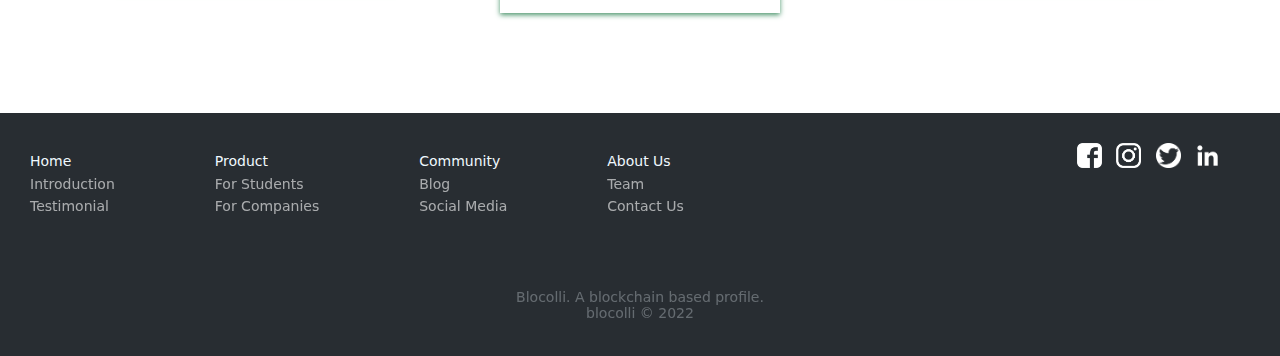
<file: forstudent.html>
<!DOCTYPE html>
<html lang="en" dir="ltr">
  <head>
    <meta charset="utf-8">
    <title>For Students | Blocolli</title>
    <link rel="icon" href="logo.jpeg">
    <meta name="viewport" content="width=device-width, initial-scale=1">
    <link rel="stylesheet" href="style.css">
  </head>
  <body>
    <header>
      <nav>
        <div class="logo">Blocolli</div>
        <div class="dropdown">
          <a href="index.html"><button class="dropbtn">Home</button></a>
          <div class="dropdown-content">
            <a href="introduction.html">Introduction</a>
            <a href="testimonial.html">Testimonial</a>
          </div>
        </div>

        <div class="dropdown">
          <a href="index.html#product"><button class="dropbtn">Product</button></a>
          <div class="dropdown-content">
            <a href="forstudent.html">For Students</a>
            <a href="forcompanies.html">For Companies</a>
          </div>
        </div>

        <div class="dropdown">
          <button class="dropbtn">Community</button>
          <div class="dropdown-content">
            <a href="blog.html">Blog</a>
            <a href="socialmedia.html">Social Media</a>
          </div>
        </div>

        <div class="dropdown">
          <button class="dropbtn">About Us</button>
          <div class="dropdown-content">
            <a href="team.html">Team</a>
            <a href="contactus.html">Contact Us</a>
          </div>
        </div>

        <button onclick="document.getElementById('id01').style.display='block'" class="register"><span>Register</span></button>

        <div id="id01" class="modal">
          <form class="modal-content animate" method="post">
            <div class="imgcontainer">
              <span onclick="document.getElementById('id01').style.display='none'" class="close" title="Close Modal">&times;</span>
            </div>
            <div class="registercontainer">
              <p class="registernow">Sign Up</p>
              <label for="uname"><b>Username</b></label>
              <input type="text" placeholder="Enter Username" name="uname" required>

              <label for="psw"><b>Password</b></label>
              <input type="password" placeholder="Enter Password" name="psw" required>

              <button class="loginbtn" type="submit">Login</button>
              <label>
                <input type="checkbox" checked="checked" name="remember"> Remember me
              </label>
            </div>

            <div class="registercontainer" style="background-color:#f1f1f1">
              <button type="button" onclick="document.getElementById('id01').style.display='none'" class="cancelbtn">Cancel</button>
              <span class="psw">Forgot<a class="registerpsw" href="#">password?</a></span>
            </div>
          </form>
        </div>
      </nav>
    </header>

    <h1 class="headertext">FOR STUDENT</h1>
    <h2 class="setuptext">How it works</h2>
    <p class="stddescription">With Blockchain, it provides students a genuine
      profile with all rounded information</p>
    <div class="studentpage">
      <center>
      <figure class="stdimg">
        <img src="student2.png" alt="how it works?"/>
        <figcaption >Participation</figcaption>
      </figure>
      <figure class="stdimg">
        <img src="student3.png" alt="how it works?"/>
        <figcaption>Soft Skills</figcaption>
      </figure>
      <figure class="stdimg">
        <img src="student4.png" alt="how it works?"/>
        <figcaption>Grades</figcaption>
      </figure>
      <figure class="stdimg2">
        <figcaption>Stored in</figcaption>
        <img src="student6.png" alt="arrow"/>
      </figure>
      <figure class="stdimg">
        <img src="student5.png" alt="how it works?"/>
        <figcaption>Blockchain</figcaption>
      </figure>
      <figure class="stdimg2">
        <figcaption>Send to</figcaption>
        <img src="student6.png" alt="arrow"/>
      </figure>
      <figure class="stdimg">
        <img src="student1.png" alt="how it works?"/>
        <figcaption>Student Profile</figcaption>
      </figure>
      </center>
    </div>

    <h2 class="setuptext">Benefits for Student</h2>
    <div>
      <center>
      <figure class="std2img">
        <img src="student7.png" alt="benefits"/>
        <figcaption>Incentivization of learning</figcaption>
      </figure>
      <figure class="std2img">
        <img src="student8.png" alt="benefits"/>
        <figcaption>Lifelong identity</figcaption>
      </figure>
      <figure class="std2img">
        <img src="student9.png" alt="benefits"/>
        <figcaption>Full control on data privacy</figcaption>
      </figure>
      </center>
    </div>

    <footer>
      <div class="row">
        <div class="footerlink">
          <p>Home</p>
          <p><a href="introduction.html">Introduction</a></p>
          <p><a href="testimonial.html">Testimonial</a></p>
        </div>
        <div class="footerlink">
          <p>Product</p>
          <p><a href="forstudent.html">For Students</a></p>
          <p><a href="forcompanies.html">For Companies</a></p>
        </div>
        <div class="footerlink">
          <p>Community</p>
          <p><a href="blog.html">Blog</a></p>
          <p><a href="socialmedia.html">Social Media</a></p>
        </div>
        <div class="footerlink">
          <p>About Us</p>
          <p><a href="team.html">Team</a></p>
          <p><a href="contactus.html">Contact Us</a></p>
        </div>
        <div class="footericon">
          <a href="https://www.facebook.com/"><img src="facebookicon.png" class="icon" alt="facebook icon"/></a>
          <a href="https://www.instagram.com/"><img src="igicon.png" class="icon" alt="instagram icon"/></a>
          <a href="https://twitter.com/"><img src="twittericon.png" class="icon" alt="twitter icon"/></a>
          <a href="https://www.linkedin.com/"><img src="linkedinicon.png" class="icon" alt="linkedin icon"/></a>
        </div>
      </div>
      <p class="copyright">
        Blocolli. A blockchain based profile.<br>
        blocolli &copy; 2022</p>
    </footer>

  </body>
</html>
</file>
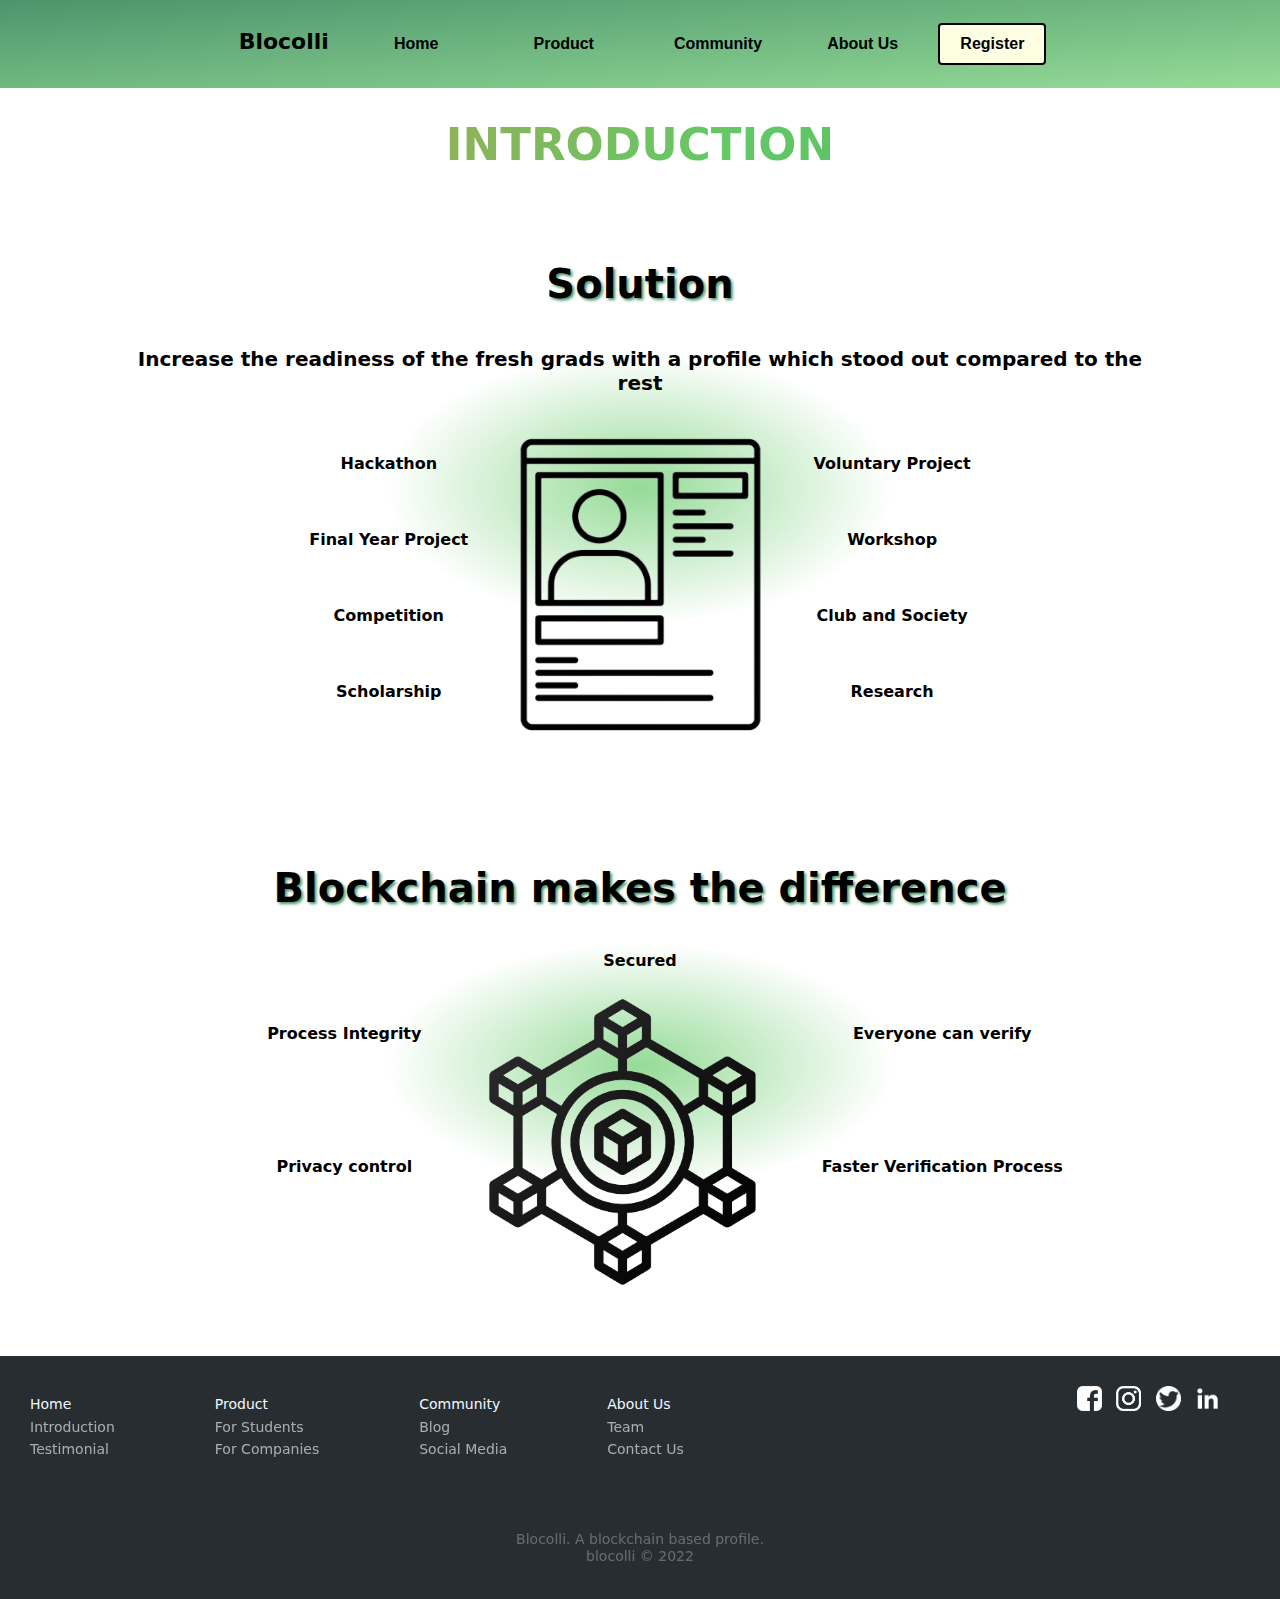
<file: introduction.html>
<!DOCTYPE html>
<html lang="en" dir="ltr">
  <head>
    <meta charset="utf-8">
    <title>Introduction | Blocolli</title>
    <link rel="icon" href="logo.jpeg">
    <meta name="viewport" content="width=device-width, initial-scale=1">
    <link rel="stylesheet" href="style.css">
  </head>

  <body>
    <header>
      <nav>
        <div class="logo">Blocolli</div>
        <div class="dropdown">
          <a href="index.html"><button class="dropbtn">Home</button></a>
          <div class="dropdown-content">
            <a href="introduction.html">Introduction</a>
            <a href="testimonial.html">Testimonial</a>
          </div>
        </div>

        <div class="dropdown">
          <a href="#product"><button class="dropbtn">Product</button></a>
          <div class="dropdown-content">
            <a href="forstudent.html">For Students</a>
            <a href="forcompanies.html">For Companies</a>
          </div>
        </div>

        <div class="dropdown">
          <button class="dropbtn">Community</button>
          <div class="dropdown-content">
            <a href="blog.html">Blog</a>
            <a href="socialmedia.html">Social Media</a>
          </div>
        </div>

        <div class="dropdown">
          <button class="dropbtn">About Us</button>
          <div class="dropdown-content">
            <a href="team.html">Team</a>
            <a href="contactus.html">Contact Us</a>
          </div>
        </div>

        <button onclick="document.getElementById('id01').style.display='block'" class="register"><span>Register</span></button>

        <div id="id01" class="modal">
          <form class="modal-content animate" method="post">
            <div class="imgcontainer">
              <span onclick="document.getElementById('id01').style.display='none'" class="close" title="Close Modal">&times;</span>
            </div>
            <div class="registercontainer">
              <p class="registernow">Sign Up</p>
              <label for="uname"><b>Username</b></label>
              <input type="text" placeholder="Enter Username" name="uname" required>

              <label for="psw"><b>Password</b></label>
              <input type="password" placeholder="Enter Password" name="psw" required>

              <button class="loginbtn" type="submit">Login</button>
              <label>
                <input type="checkbox" checked="checked" name="remember"> Remember me
              </label>
            </div>

            <div class="registercontainer" style="background-color:#f1f1f1">
              <button type="button" onclick="document.getElementById('id01').style.display='none'" class="cancelbtn">Cancel</button>
              <span class="psw">Forgot<a class="registerpsw" href="#">password?</a></span>
            </div>
          </form>
        </div>
      </nav>
    </header>

    <h1 class="headertext">Introduction</h1>
    <center>
    <section class="introduct">
      <p class="introducttitle">Solution</p>
      <p class="introtext">Increase the readiness of the fresh grads with a profile which stood out compared to the rest</p>
      <p class="introleft">Hackathon<br><br><br><br>
      Final Year Project<br><br><br><br>
      Competition<br><br><br><br>
      Scholarship<br><br><br></p>
      <img src="profile.png" alt="profile image"/>
      <p class="introright">Voluntary Project<br><br><br><br>
      Workshop<br><br><br><br>
      Club and Society<br><br><br><br>
      Research<br><br><br></p>
    </section>

    <section class="introduct">
      <p class="introducttitle">Blockchain makes the difference</p>
      <p style="font-weight: bold">Secured</p>
      <p style="margin-left:50px" class="introleft">
      Process Integrity <br><br><br><br><br><br><br>
      Privacy control<br><br><br><br><br><br><br>
      </p>
      <img src="profile2.png" alt="profile image"/>
      <p class="introright">
      Everyone can verify <br><br><br><br><br><br><br>
      Faster Verification Process <br><br><br><br><br><br><br>
      </p>
    </section>
    </center>

    <footer>
      <div class="row">
        <div class="footerlink">
          <p>Home</p>
          <p><a href="introduction.html">Introduction</a></p>
          <p><a href="testimonial.html">Testimonial</a></p>
        </div>
        <div class="footerlink">
          <p>Product</p>
          <p><a href="forstudent.html">For Students</a></p>
          <p><a href="forcompanies.html">For Companies</a></p>
        </div>
        <div class="footerlink">
          <p>Community</p>
          <p><a href="blog.html">Blog</a></p>
          <p><a href="socialmedia.html">Social Media</a></p>
        </div>
        <div class="footerlink">
          <p>About Us</p>
          <p><a href="team.html">Team</a></p>
          <p><a href="contactus.html">Contact Us</a></p>
        </div>
        <div class="footericon">
          <a href="https://www.facebook.com/"><img src="facebookicon.png" class="icon" alt="facebook icon"/></a>
          <a href="https://www.instagram.com/"><img src="igicon.png" class="icon" alt="instagram icon"/></a>
          <a href="https://twitter.com/"><img src="twittericon.png" class="icon" alt="twitter icon"/></a>
          <a href="https://www.linkedin.com/"><img src="linkedinicon.png" class="icon" alt="linkedin icon"/></a>
        </div>
      </div>
      <p class="copyright">
        Blocolli. A blockchain based profile.<br>
        blocolli &copy; 2022</p>
    </footer>

  </body>
</html>
</file>
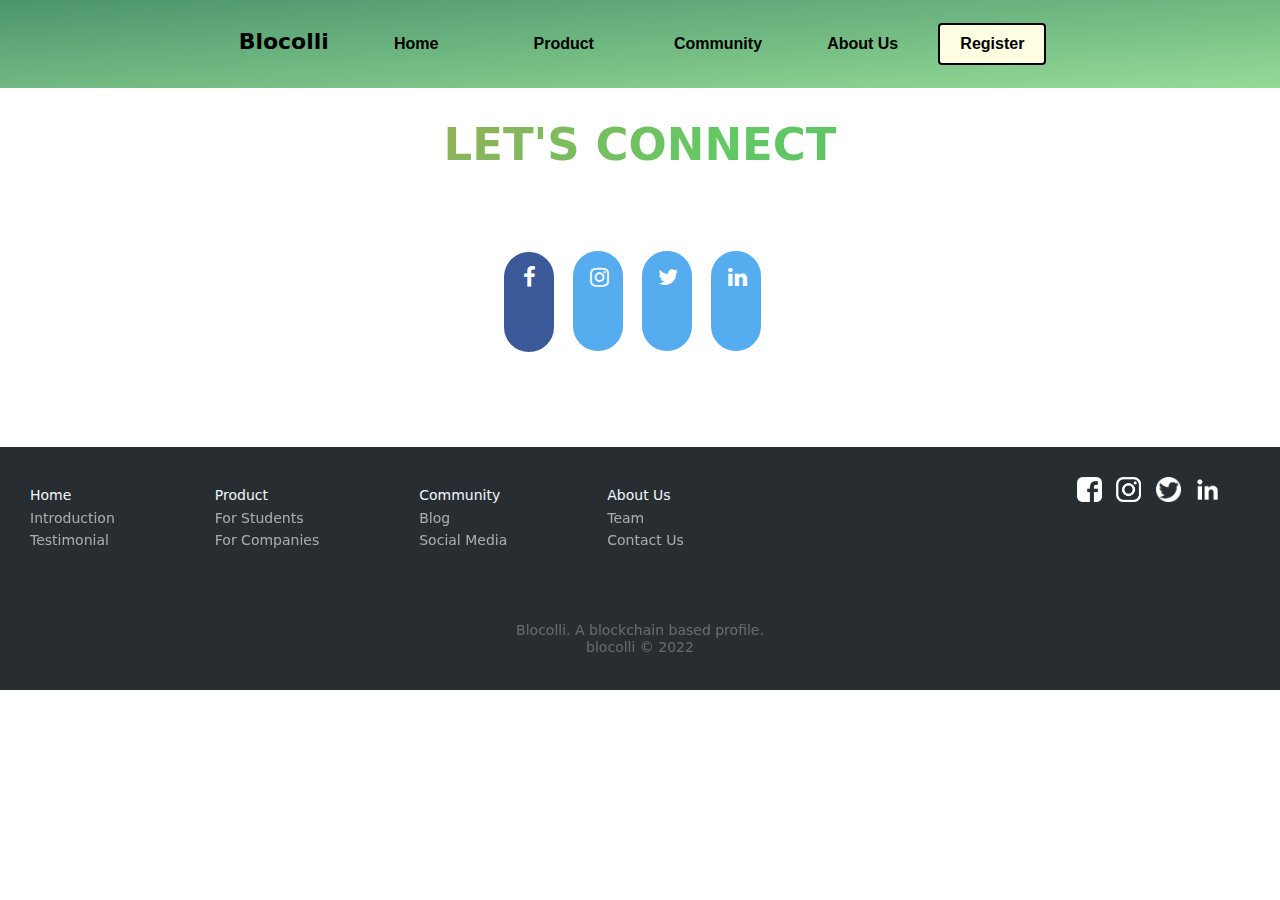
<file: socialmedia.html>
<!DOCTYPE html>
<html lang="en" dir="ltr">
  <head>
    <meta charset="utf-8">
    <title>Social Media | Blocolli</title>
    <link rel="icon" href="logo.jpeg">
    <meta name="viewport" content="width=device-width, initial-scale=1">
    <link rel="stylesheet" href="style.css">
    <link rel="stylesheet" href="https://stackpath.bootstrapcdn.com/font-awesome/4.7.0/css/font-awesome.min.css">
  </head>
  <body>
    <header>
      <nav>
        <div class="logo">Blocolli</div>
        <div class="dropdown">
          <a href="index.html"><button class="dropbtn">Home</button></a>
          <div class="dropdown-content">
            <a href="introduction.html">Introduction</a>
            <a href="testimonial.html">Testimonial</a>
          </div>
        </div>

        <div class="dropdown">
          <a href="index.html#product"><button class="dropbtn">Product</button></a>
          <div class="dropdown-content">
            <a href="forstudent.html">For Students</a>
            <a href="forcompanies.html">For Companies</a>
          </div>
        </div>

        <div class="dropdown">
          <button class="dropbtn">Community</button>
          <div class="dropdown-content">
            <a href="blog.html">Blog</a>
            <a href="socialmedia.html">Social Media</a>
          </div>
        </div>

        <div class="dropdown">
          <button class="dropbtn">About Us</button>
          <div class="dropdown-content">
            <a href="team.html">Team</a>
            <a href="contactus.html">Contact Us</a>
          </div>
        </div>

        <button onclick="document.getElementById('id01').style.display='block'" class="register"><span>Register</span></button>

        <div id="id01" class="modal">
          <form class="modal-content animate" method="post">
            <div class="imgcontainer">
              <span onclick="document.getElementById('id01').style.display='none'" class="close" title="Close Modal">&times;</span>
            </div>
            <div class="registercontainer">
              <p class="registernow">Sign Up</p>
              <label for="uname"><b>Username</b></label>
              <input type="text" placeholder="Enter Username" name="uname" required>

              <label for="psw"><b>Password</b></label>
              <input type="password" placeholder="Enter Password" name="psw" required>

              <button class="loginbtn" type="submit">Login</button>
              <label>
                <input type="checkbox" checked="checked" name="remember"> Remember me
              </label>
            </div>

            <div class="registercontainer" style="background-color:#f1f1f1">
              <button type="button" onclick="document.getElementById('id01').style.display='none'" class="cancelbtn">Cancel</button>
              <span class="psw">Forgot<a class="registerpsw" href="#">password?</a></span>
            </div>
          </form>
        </div>
      </nav>
    </header>

    <h1 class="headertext">Let's Connect</h1>
    <div class="socialmediasection">
      <!-- facebook  Button -->
      <a href="http://www.facebook.com" target="blank" class="social-margin">
        <div class="social-icon facebook">
          <i class="fa fa-facebook" aria-hidden="true"></i>
        </div>
      </a>

      <!-- InstagramButton -->
      <a href="http://instagram.com/" target="blank" class="social-margin">
        <div class="social-icon twitter">
          <i class="fa fa-instagram" aria-hidden="true"></i>
      </div>
      </a>

      <!-- TwitterButton -->
      <a href="http://twitter.com/" target="blank" class="social-margin">
        <div class="social-icon twitter">
          <i class="fa fa-twitter" aria-hidden="true"></i>
        </div>
      </a>

      <!-- LinkedIn Button -->
      <a href="https://www.linkedin.com/" target="blank" class="social-margin">
        <div class="social-icon twitter">
          <i class="fa fa-linkedin" aria-hidden="true"></i>
        </div>
      </a>
    </div>

    <footer>
      <div class="row">
        <div class="footerlink">
          <p>Home</p>
          <p><a href="introduction.html">Introduction</a></p>
          <p><a href="testimonial.html">Testimonial</a></p>
        </div>
        <div class="footerlink">
          <p>Product</p>
          <p><a href="forstudent.html">For Students</a></p>
          <p><a href="forcompanies.html">For Companies</a></p>
        </div>
        <div class="footerlink">
          <p>Community</p>
          <p><a href="blog.html">Blog</a></p>
          <p><a href="socialmedia.html">Social Media</a></p>
        </div>
        <div class="footerlink">
          <p>About Us</p>
          <p><a href="team.html">Team</a></p>
          <p><a href="contactus.html">Contact Us</a></p>
        </div>
        <div class="footericon">
          <a href="https://www.facebook.com/"><img src="facebookicon.png" class="icon" alt="facebook icon"/></a>
          <a href="https://www.instagram.com/"><img src="igicon.png" class="icon" alt="instagram icon"/></a>
          <a href="https://twitter.com/"><img src="twittericon.png" class="icon" alt="twitter icon"/></a>
          <a href="https://www.linkedin.com/"><img src="linkedinicon.png" class="icon" alt="linkedin icon"/></a>
        </div>
      </div>
      <p class="copyright">
        Blocolli. A blockchain based profile.<br>
        blocolli &copy; 2022</p>
    </footer>
  </body>
</html>
</file>
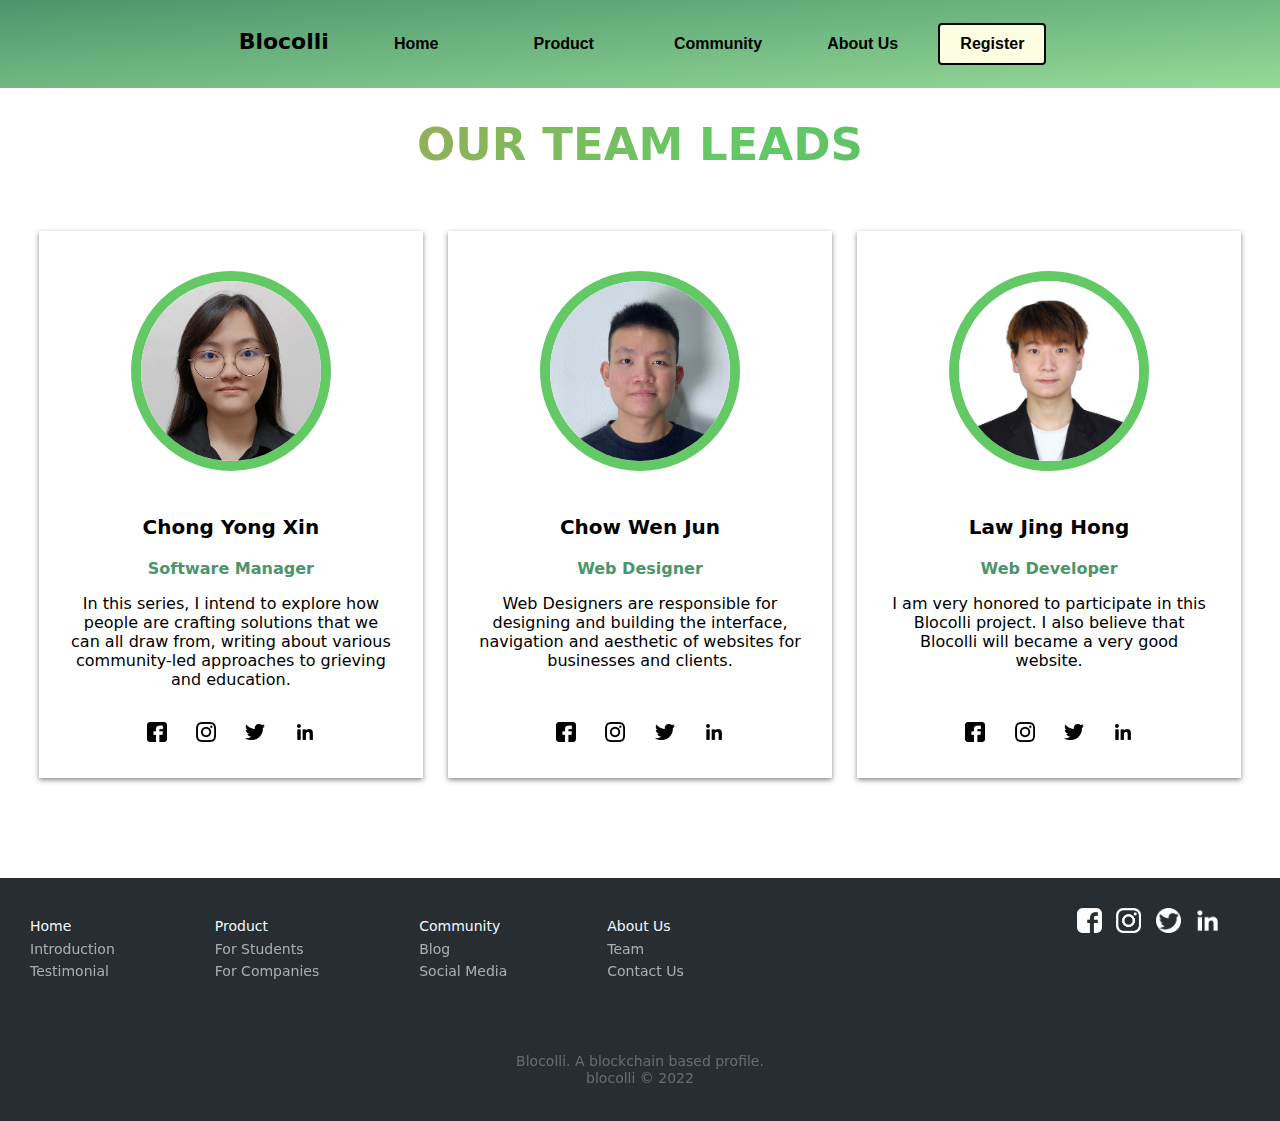
<file: team.html>
<!DOCTYPE html>
<html lang="en" dir="ltr">
  <head>
    <meta charset="utf-8">
    <title>Team | Blocolli</title>
    <link rel="icon" href="logo.jpeg">
    <meta name="viewport" content="width=device-width, initial-scale=1">
    <link rel="stylesheet" href="style.css">
  </head>
  <body>
    <header>
      <nav>
        <div class="logo">Blocolli</div>
        <div class="dropdown">
          <a href="index.html"><button class="dropbtn">Home</button></a>
          <div class="dropdown-content">
            <a href="introduction.html">Introduction</a>
            <a href="testimonial.html">Testimonial</a>
          </div>
        </div>

        <div class="dropdown">
          <a href="index.html#product"><button class="dropbtn">Product</button></a>
          <div class="dropdown-content">
            <a href="forstudent.html">For Students</a>
            <a href="forcompanies.html">For Companies</a>
          </div>
        </div>

        <div class="dropdown">
          <button class="dropbtn">Community</button>
          <div class="dropdown-content">
            <a href="blog.html">Blog</a>
            <a href="socialmedia.html">Social Media</a>
          </div>
        </div>

        <div class="dropdown">
          <button class="dropbtn">About Us</button>
          <div class="dropdown-content">
            <a href="team.html">Team</a>
            <a href="contactus.html">Contact Us</a>
          </div>
        </div>

        <button onclick="document.getElementById('id01').style.display='block'" class="register"><span>Register</span></button>

        <div id="id01" class="modal">
          <form class="modal-content animate" method="post">
            <div class="imgcontainer">
              <span onclick="document.getElementById('id01').style.display='none'" class="close" title="Close Modal">&times;</span>
            </div>
            <div class="registercontainer">
              <p class="registernow">Sign Up</p>
              <label for="uname"><b>Username</b></label>
              <input type="text" placeholder="Enter Username" name="uname" required>

              <label for="psw"><b>Password</b></label>
              <input type="password" placeholder="Enter Password" name="psw" required>

              <button class="loginbtn" type="submit">Login</button>
              <label>
                <input type="checkbox" checked="checked" name="remember"> Remember me
              </label>
            </div>

            <div class="registercontainer" style="background-color:#f1f1f1">
              <button type="button" onclick="document.getElementById('id01').style.display='none'" class="cancelbtn">Cancel</button>
              <span class="psw">Forgot<a class="registerpsw" href="#">password?</a></span>
            </div>
          </form>
        </div>
      </nav>
    </header>

    <center>
      <h1 class="headertext">Our Team Leads</h1>
      <div class="teamsection">
      <section class="team">
        <img src="photoyongxin.jpg" class="teamportrait" alt="portrait"/>
        <p class="teamname">Chong Yong Xin</p>
        <p class="teamposition">Software Manager</p>
        <p style="height: 100px;">In this series, I intend to explore how people are crafting solutions
          that we can all draw from, writing about various community-led approaches
          to grieving and education.<br><br></p>
        <a href="https://www.facebook.com/"><img src="facebookteamicon.png" class="teamicon" alt="facebook icon"/></a>
        <a href="https://www.instagram.com/"><img src="igteamicon.png" class="teamicon" alt="instagram icon"/></a>
        <a href="https://twitter.com/"><img src="twitterteamicon.png" class="teamicon" alt="twitter icon"/></a>
        <a href="https://www.linkedin.com/"><img src="linkedinteamicon.png" class="teamicon" alt="linkedin icon"/></a>
      </section>
      <section class="team">
        <img src="photowenjun.jpeg" class="teamportrait" alt="portrait"/>
        <p class="teamname">Chow Wen Jun</p>
        <p class="teamposition">Web Designer</p>
        <p style="height: 100px;">Web Designers are responsible for designing and building the interface,
          navigation and aesthetic of websites for businesses and clients.</p>
        <a href="https://www.facebook.com/"><img src="facebookteamicon.png" class="teamicon" alt="facebook icon"/></a>
        <a href="https://www.instagram.com/"><img src="igteamicon.png" class="teamicon" alt="instagram icon"/></a>
        <a href="https://twitter.com/"><img src="twitterteamicon.png" class="teamicon" alt="twitter icon"/></a>
        <a href="https://www.linkedin.com/"><img src="linkedinteamicon.png" class="teamicon" alt="linkedin icon"/></a>
      </section>
      <section class="team">
        <img src="photojinghong.jpeg" class="teamportrait" alt="portrait"/>
        <p class="teamname">Law Jing Hong</p>
        <p class="teamposition">Web Developer</p>
        <p style="height: 100px;">I am very honored to participate in this Blocolli project. I also
          believe that Blocolli will became a very good website.<br><br><br></p>
        <a href="https://www.facebook.com/"><img src="facebookteamicon.png" class="teamicon" alt="facebook icon"/></a>
        <a href="https://www.instagram.com/"><img src="igteamicon.png" class="teamicon" alt="instagram icon"/></a>
        <a href="https://twitter.com/"><img src="twitterteamicon.png" class="teamicon" alt="twitter icon"/></a>
        <a href="https://www.linkedin.com/"><img src="linkedinteamicon.png" class="teamicon" alt="linkedin icon"/></a>
      </section>
    </center>
</div>

    <footer>
      <div class="row">
        <div class="footerlink">
          <p>Home</p>
          <p><a href="introduction.html">Introduction</a></p>
          <p><a href="testimonial.html">Testimonial</a></p>
        </div>
        <div class="footerlink">
          <p>Product</p>
          <p><a href="forstudent.html">For Students</a></p>
          <p><a href="forcompanies.html">For Companies</a></p>
        </div>
        <div class="footerlink">
          <p>Community</p>
          <p><a href="blog.html">Blog</a></p>
          <p><a href="socialmedia.html">Social Media</a></p>
        </div>
        <div class="footerlink">
          <p>About Us</p>
          <p><a href="team.html">Team</a></p>
          <p><a href="contactus.html">Contact Us</a></p>
        </div>
        <div class="footericon">
          <a href="https://www.facebook.com/"><img src="facebookicon.png" class="icon" alt="facebook icon"/></a>
          <a href="https://www.instagram.com/"><img src="igicon.png" class="icon" alt="instagram icon"/></a>
          <a href="https://twitter.com/"><img src="twittericon.png" class="icon" alt="twitter icon"/></a>
          <a href="https://www.linkedin.com/"><img src="linkedinicon.png" class="icon" alt="linkedin icon"/></a>
        </div>
      </div>
      <p class="copyright">
        Blocolli. A blockchain based profile.<br>
        blocolli &copy; 2022</p>
    </footer>

  </body>
</html>
</file>
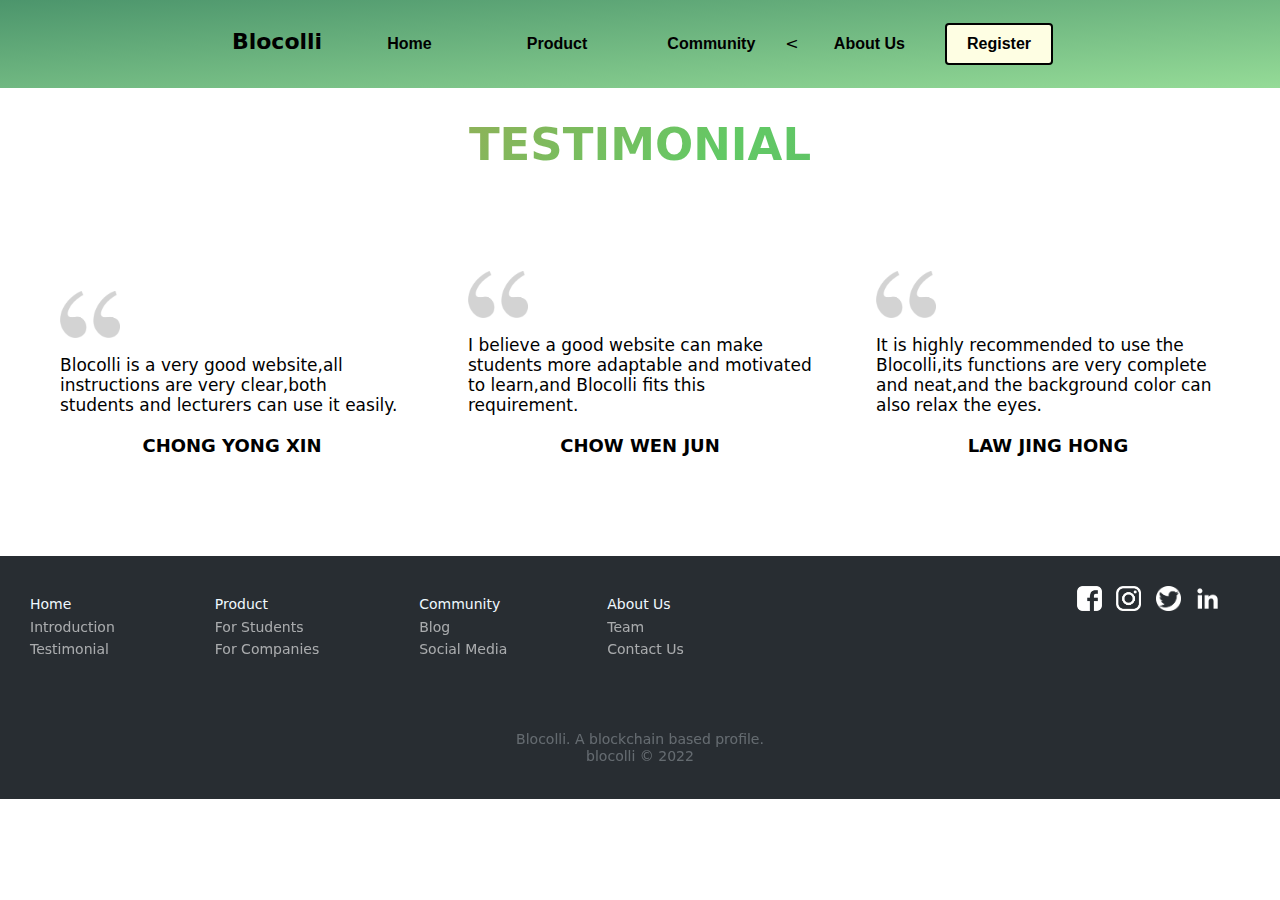
<file: testimonial.html>
<!DOCTYPE html>
<html lang="en" dir="ltr">
  <head>
    <meta charset="utf-8">
    <title>Testimonial | Blocolli</title>
    <link rel="icon" href="logo.jpeg">
    <meta name="viewport" content="width=device-width, initial-scale=1">
    <link rel="stylesheet" href="style.css">
  </head>
  <body>
    <header>
      <nav>
        <div class="logo">Blocolli</div>
        <div class="dropdown">
          <a href="index.html"><button class="dropbtn">Home</button></a>
          <div class="dropdown-content">
            <a href="introduction.html">Introduction</a>
            <a href="testimonial.html">Testimonial</a>
          </div>
        </div>

        <div class="dropdown">
          <a href="index.html#product"><button class="dropbtn">Product</button></a>
          <div class="dropdown-content">
            <a href="forstudent.html">For Students</a>
            <a href="forcompanies.html">For Companies</a>
          </div>
        </div>

        <div class="dropdown">
          <button class="dropbtn">Community</button><
          <div class="dropdown-content">
            <a href="blog.html">Blog</a>
            <a href="socialmedia.html">Social Media</a>
          </div>
        </div>

        <div class="dropdown">
          <button class="dropbtn">About Us</button>
          <div class="dropdown-content">
            <a href="team.html">Team</a>
            <a href="contactus.html">Contact Us</a>
          </div>
        </div>

        <button onclick="document.getElementById('id01').style.display='block'" class="register"><span>Register</span></button>

        <div id="id01" class="modal">
          <form class="modal-content animate" method="post">
            <div class="imgcontainer">
              <span onclick="document.getElementById('id01').style.display='none'" class="close" title="Close Modal">&times;</span>
            </div>
            <div class="registercontainer">
              <p class="registernow">Sign Up</p>
              <label for="uname"><b>Username</b></label>
              <input type="text" placeholder="Enter Username" name="uname" required>

              <label for="psw"><b>Password</b></label>
              <input type="password" placeholder="Enter Password" name="psw" required>

              <button class="loginbtn" type="submit">Login</button>
              <label>
                <input type="checkbox" checked="checked" name="remember"> Remember me
              </label>
            </div>

            <div class="registercontainer" style="background-color:#f1f1f1">
              <button type="button" onclick="document.getElementById('id01').style.display='none'" class="cancelbtn">Cancel</button>
              <span class="psw">Forgot<a class="registerpsw" href="#">password?</a></span>
            </div>
          </form>
        </div>
      </nav>
    </header>

    <center>
      <h1 class="headertext">Testimonial</h1>
      <section class="testimonial">
        <img src="quotationmark.png" class="testimonialquotationmark" alt="quotationmark"/>
        <p>Blocolli is a very good website,all instructions are very clear,both
          students and lecturers can use it easily.</p>
        <p class="testimonialname">Chong Yong Xin</p>
      </section>
      <section class="testimonial">
        <img src="quotationmark.png" class="testimonialquotationmark" alt="quotationmark"/>
        <p>I believe a good website can make students more adaptable and
          motivated to learn,and Blocolli fits this requirement.</p>
        <p class="testimonialname">Chow Wen Jun</p>
      </section>
      <section class="testimonial">
        <img src="quotationmark.png" class="testimonialquotationmark" alt="quotationmark"/>
        <p>It is highly recommended to use the Blocolli,its functions are very
          complete and neat,and the background color can also relax the eyes.</p>
        <p class="testimonialname">Law Jing Hong</p>
      </section>
    </center>

    <footer>
      <div class="row">
        <div class="footerlink">
          <p>Home</p>
          <p><a href="introduction.html">Introduction</a></p>
          <p><a href="testimonial.html">Testimonial</a></p>
        </div>
        <div class="footerlink">
          <p>Product</p>
          <p><a href="forstudent.html">For Students</a></p>
          <p><a href="forcompanies.html">For Companies</a></p>
        </div>
        <div class="footerlink">
          <p>Community</p>
          <p><a href="blog.html">Blog</a></p>
          <p><a href="socialmedia.html">Social Media</a></p>
        </div>
        <div class="footerlink">
          <p>About Us</p>
          <p><a href="team.html">Team</a></p>
          <p><a href="contactus.html">Contact Us</a></p>
        </div>
        <div class="footericon">
          <a href="https://www.facebook.com/"><img src="facebookicon.png" class="icon" alt="facebook icon"/></a>
          <a href="https://www.instagram.com/"><img src="igicon.png" class="icon" alt="instagram icon"/></a>
          <a href="https://twitter.com/"><img src="twittericon.png" class="icon" alt="twitter icon"/></a>
          <a href="https://www.linkedin.com/"><img src="linkedinicon.png" class="icon" alt="linkedin icon"/></a>
        </div>
      </div>
      <p class="copyright">
        Blocolli. A blockchain based profile.<br>
        blocolli &copy; 2022</p>
    </footer>

  </body>
</html>
</file>
<file: style.css>
*{
  box-sizing: border-box;
}

body{
  margin: 0px;
}

.row:after{
  content: "";
  display: table;
  clear: both;
}

/*header section*/
header{
  background-image: linear-gradient(to bottom right, #4C956C, #95DB97);
  padding:0px;
  font-family: system-ui, -apple-system, BlinkMacSystemFont, 'Segoe UI', Roboto, Oxygen, Ubuntu, Cantarell, 'Open Sans', 'Helvetica Neue', sans-serif;
  width: 100%;
}

nav{
  padding: 10px;
  text-align: center;
  margin-left: auto;
  margin-right: auto;
  justify-content: space-between;
}

nav a{
  color: black;
  display:inline-block;
  list-style: none;
  margin: 15px;
  text-decoration: none;
}

.logo{
  color: black;
  text-align: center;
  font-weight: bold;
  font-size: 22px;
  width: 120px;
  padding:10px 15px;
  border-radius: 10px;
  animation-name: logoani;
  animation-duration: 3.5s;
  animation-iteration-count: infinite;
  margin-left: 10px;
  display: inline;
}

@keyframes logoani{
  0%   {background-color:#D68C45;}
  25%  {background-color:#4C956C; }
  50%  {background-color:#7BE23B;}
  60%  {background-color:#95db97;}
  100% {background-color:#FEFEE3; }
}

.dropdown{
  display: inline-block;
}

.dropbtn{
  color: black;
  padding: 10px 30px;
  font-size: 16px;
  border: none;
  font-weight: bold;
  cursor: pointer;
  background-color: transparent;
}

.dropdown-content{
  display: none;
}

.dropdown-content a{
  color: black;
  padding: 20px;
  text-decoration: none;
  display: block;
  font-weight: bold;
  font-size: 16px;
  margin: 20px;
}

.dropdown-content  a:hover{background-color: #FEFEE3;}

.dropdown:hover .dropdown-content{
  display: block;
  position: absolute;
  background-color: #4C956C;
  min-width: 180px;
  box-shadow: 0px 8px 16px 0px rgba(0,0,0,0.2);
  z-index: 1;
}

.dropdown:hover .dropbtn {background-color: #FEFEE3;}

/*index home content*/
.homecontent{
  padding: 100px 180px;
  text-align: right;
  font-weight: bold;
  background-color: white;
  color: black;
}

.fadetext{
  font-family:-apple-system, BlinkMacSystemFont, 'Segoe UI', Roboto, Oxygen, Ubuntu, Cantarell, 'Open Sans', 'Helvetica Neue', sans-serif;
  font-size: 10vmin;
  text-shadow: 2px 2px 3px #4C956C;
  animation: fadeIn 4s;
}

.fadetext1{
  font-family:-apple-system, BlinkMacSystemFont, 'Segoe UI', Roboto, Oxygen, Ubuntu, Cantarell, 'Open Sans', 'Helvetica Neue', sans-serif;
  font-size: 5vmin;
  float: right;
  animation: fadeIn 4s;
  display: block;

}

@keyframes fadeIn{
  0% { opacity: 0; }
  100% { opacity: 1; }
}

@keyframes typing{
  from {width: 0}
}

@keyframes blink {
  50% {border-color: transparent}
}

.registerbutton{
  padding: 20px;
  font-size: 15px;
  font-family: system-ui, -apple-system, BlinkMacSystemFont, 'Segoe UI', Roboto, Oxygen, Ubuntu, Cantarell, 'Open Sans', 'Helvetica Neue', sans-serif;
  font-weight: bold;
  width:28vw;
  cursor: pointer;
  border: none;
  border-radius: 20px;
  background-color: #62C965;
  animation: fadeIn 4s;
}

.registerbutton:hover{
  background-color: #4C956C;
  color: white;
}

.blocolliimage{
  display: flex;
  float: left;
  height: 40vmin;
  animation: fadeIn 3s;
}

/*index home bar */
.homebar{
  background-image: linear-gradient(to bottom right, #4C956C, #95DB97);
  font-size: 16px;
  font-weight: bold;
  color: white;
}

.homebar hr{
  width: 50px;
  border-color: white;
}

.bar{
  font-family: system-ui, -apple-system, BlinkMacSystemFont, 'Segoe UI', Roboto, Oxygen, Ubuntu, Cantarell, 'Open Sans', 'Helvetica Neue', sans-serif;
  display: inline-block;
  margin: 35px 10px 10px;
  max-width: 250px;
  min-width: 150px;
  position: relative;
  text-align: center;
  padding: 10px 20px 10px 20px;
  width: 100%;
  animation: fadeIn 5s;
}

.percent{
  font-size: 34px;
  margin-top: 0;
  margin-bottom: 0;
}

/*index home introduction*/
.homeintroduction{
  font-size: 18px;
  background-image: radial-gradient(#95DB97, white, white);
  padding: 30px;
  font-family: system-ui, -apple-system, BlinkMacSystemFont, 'Segoe UI', Roboto, Oxygen, Ubuntu, Cantarell, 'Open Sans', 'Helvetica Neue', sans-serif;
  text-align: center;
}

.textintroduction{
  font-size: 50px;
  text-align: center;
  color: black;
  text-shadow: 2px 2px 3px #4C956C;
  font-weight: bold;
}

.contentintroduction{
  padding-left: 100px;
  padding-right: 100px;
}

.testimonialintroduction{
  box-shadow: 0 0 5px rgba(0, 0, 0, 0.15);
  color: black;
  font-size: 16px;
  display: inline-block;
  font-family: system-ui, -apple-system, BlinkMacSystemFont, 'Segoe UI', Roboto, Oxygen, Ubuntu, Cantarell, 'Open Sans', 'Helvetica Neue', sans-serif;
  margin: 35px 10px 10px;
  max-width: 310px;
  min-width: 250px;
  text-align: justify;
  padding: 10px 25px 30px 25px;
  width: 100%;
  background-color: #FFFFFF;
  border-radius: 5px;
  border-top: 5px solid #95DB97;
}

.hometestimonialname{
  text-transform: uppercase;
  font-weight: bold;
  text-align: center;
  margin-top: 20px;
  margin-bottom: 0;
}

.quotationmark{
  width: 20px;
  display: block;
}

/*index product*/
.homeproduct{
  text-align: center;
  margin-left: 150px;
  margin-right: 150px;
  font-size: 18px;
  font-family: system-ui, -apple-system, BlinkMacSystemFont, 'Segoe UI', Roboto, Oxygen, Ubuntu, Cantarell, 'Open Sans', 'Helvetica Neue', sans-serif;
  justify-content: center;
  color: black;
}

.homeproducttitle{
  font-size: 50px;
  text-align: center;
  color: black;
  text-shadow: 2px 2px 3px #4C956C;
  font-weight: bold;
}

.slideshow-container{
  position: relative;
  background: white;
  padding-top: auto;
  padding-bottom: 50px;
}

.mySlides{
  display: none;
  text-align: center;
  font-family: system-ui, -apple-system, BlinkMacSystemFont, 'Segoe UI', Roboto, Oxygen, Ubuntu, Cantarell, 'Open Sans', 'Helvetica Neue', sans-serif;
}

.slidetitle{
  position:top;
  color: #4C956C;
  text-align: center;
  font-weight: bold;
  font-size: 30px;
}

.prev, .next{
  cursor: pointer;
  position: absolute;
  top: 50%;
  width: auto;
  margin-top: -30px;
  padding: 16px;
  color: #888;
  font-weight: bold;
  font-size: 20px;
  border-radius: 0 3px 3px 0;
  user-select: none;
  content: "6";
}

.prev{
  left: 0;
}

.next{
  position: absolute;
  right: 0;
  border-radius: 3px 0 0 3px;
}

.prev:hover, .next:hover{
  background-color: rgba(0,0,0,0.8);
  color: white;
}

.active, .dot:hover {
  background-color: #717171;
}

.homeproductbutton{
  background-color: #7BE23B;
  border-radius: 10px;
  padding: 8px 20px;
  color: black;
  font-style: italic;
}

.homeproductbutton:hover{
  background-color: #62C965;
}

/*home how to setup section*/
.setuptext{
  text-align: center;
  font-weight: bold;
  text-transform: capitalize;
  font-size: 35px;
  background-image: linear-gradient(to bottom right, #4C956C, #62C965);
  padding: 25px;
  color: white;
  text-shadow: 2px 2px 3px black;
  font-family: system-ui, -apple-system, BlinkMacSystemFont, 'Segoe UI', Roboto, Oxygen, Ubuntu, Cantarell, 'Open Sans', 'Helvetica Neue', sans-serif;
}

.setimg{
  margin: 50px;
  display: inline-block;
  width: 280px;
  height: 300px;
}

.setimg img{
  height: 180px;
  background-image: radial-gradient(#95DB97, white, white);
}

.setimg figcaption{
  font-family: system-ui, -apple-system, BlinkMacSystemFont, 'Segoe UI', Roboto, Oxygen, Ubuntu, Cantarell, 'Open Sans', 'Helvetica Neue', sans-serif;
  font-size: 16px;
  margin-top: 20px;
  color: #4C956C;
  font-weight: bold;
}

/*footer section*/
footer{
  padding: 30px 30px 20px 30px;
  color: #F0F9FF;
  font-size: 14px;
  line-height: 0.6;
  background-color: #282D32;
  text-align: left;
  font-family: system-ui, -apple-system, BlinkMacSystemFont, 'Segoe UI', Roboto, Oxygen, Ubuntu, Cantarell, 'Open Sans', 'Helvetica Neue', sans-serif;
}

.footerlink{
  display: inline;
  float: left;
  padding-right: 100px;
}

.footerlink a{
  color: white;
  text-decoration: none;
  opacity: 0.6;
}

.footerlink a:hover{
  opacity: 0.9;
}

.footericon{
  float: right;
  margin-right: 30px;
}

.icon{
  width: 25px;
  margin-left: 10px;
}

.copyright{
  display: block;
  line-height: 1.2;
  text-align: center;
  opacity: 0.3;
  padding-top: 50px;
}

/* Introduction html*/
.headertext{
  text-transform: uppercase;
  text-align: center;

  background-image: linear-gradient(
    -225deg,
    #d68c45 0%,
    #62c965 29%,
    #4c956c 67%,
    #95db97 100%
  );
  background-size: auto auto;
  background-clip: border-box;
  background-size: 200% auto;
  color: #fff;
  background-clip: text;
  -webkit-text-fill-color: transparent;
  -webkit-background-clip: text;
  -webkit-text-fill-color: transparent;
  animation: textclip 2s linear infinite;
  font-family: system-ui, -apple-system, BlinkMacSystemFont, 'Segoe UI', Roboto, Oxygen, Ubuntu, Cantarell, 'Open Sans', 'Helvetica Neue', sans-serif;
  font-size: 45px;
}

@keyframes textclip {
  to {background-position: 200% center;}
}

.introtext{
  text-align: center;
  margin-bottom: 40px;
  font-size: 20px;
  font-weight: bold;
}

.introduct{
  margin: 30px 100px 30px 100px;
  padding: 20px 30px 20px 30px;
  font-family: system-ui, -apple-system, BlinkMacSystemFont, 'Segoe UI', Roboto, Oxygen, Ubuntu, Cantarell, 'Open Sans', 'Helvetica Neue', sans-serif;
  position: relative;
  background-image: radial-gradient(#95DB97, white, white, white);
  border-radius: 5px;
}

.introducttitle{
  font-size: 40px;
  text-align: center;
  color: black;
  text-shadow: 2px 2px 3px #4C956C;
  font-weight: bold;
  font-family: system-ui, -apple-system, BlinkMacSystemFont, 'Segoe UI', Roboto, Oxygen, Ubuntu, Cantarell, 'Open Sans', 'Helvetica Neue', sans-serif;
}

.introduct img{
  height: 300px;
}

.introleft{
  margin-right: 5vmin;
  font-weight: bold;
  display: inline-block;
}

.introright{
  margin-left: 5vmin;
  font-weight: bold;
  display:inline-block;
}

/*Testimonial html*/
.testimonial{
  font-family: system-ui, -apple-system, BlinkMacSystemFont, 'Segoe UI', Roboto, Oxygen, Ubuntu, Cantarell, 'Open Sans', 'Helvetica Neue', sans-serif;
  position: relative;
  margin: 50px 10px 80px 10px;
  padding: 20px 20px 20px 20px;
  width: 30%;
  display: inline-block;
  text-align: left;
  font-size: 17px;
  animation: fadeIn 4s;
}

.testimonialquotationmark{
  width: 60px;
  display: block;
  text-align: left;
  animation: fadeIn 3s;
}

.testimonialname{
  font-size: 18px;
  text-transform: uppercase;
  font-weight: bold;
  text-align: center;
  margin-top: 20px;
  margin-bottom: 0;
}

/*For students html*/
.studentpage{
  padding: 80px 50px;
}

.stdimg{
  margin: 10px 20px 100px 20px;
  display: inline-block;
}

.stdimg img{
  weight:80px;
  height: 130px;
}

.stdimg figcaption, .stdimg2 figcaption{
  font-family: system-ui, -apple-system, BlinkMacSystemFont, 'Segoe UI', Roboto, Oxygen, Ubuntu, Cantarell, 'Open Sans', 'Helvetica Neue', sans-serif;
  font-size: 18px;
  color: #4C956C;
  font-weight: bold;
}

.stdimg2{
  margin: 10px 20px 100px 20px;
  display: inline-block;
}

.stdimg2 img{
  width:100px;
}

.stddescription{
  font-family: system-ui, -apple-system, BlinkMacSystemFont, 'Segoe UI', Roboto, Oxygen, Ubuntu, Cantarell, 'Open Sans', 'Helvetica Neue', sans-serif;
  text-align: center;
  color: black;
  font-size: 20px;
  font-weight: bold;
  padding-bottom: 30px;
  margin: 0;
  text-transform: capitalize;
}

.std2img{
  margin: 80px 50px 100px 50px;
  display: inline-block;
  background-color: white;
  width: 280px;
  height: 300px;
  padding: 20px;
  box-shadow: 0 2px 5px 0 #4C956C;
}

.std2img img{
  height: 180px;
}

.std2img figcaption{
  font-family: system-ui, -apple-system, BlinkMacSystemFont, 'Segoe UI', Roboto, Oxygen, Ubuntu, Cantarell, 'Open Sans', 'Helvetica Neue', sans-serif;
  font-size: 18px;
  margin-top: 20px;
  color: #4C956C;
  font-weight: bold;
}

/*For companies html*/
.companiespage{
  font-family: system-ui, -apple-system, BlinkMacSystemFont, 'Segoe UI', Roboto, Oxygen, Ubuntu, Cantarell, 'Open Sans', 'Helvetica Neue', sans-serif;
  background-image: linear-gradient(to bottom right, #62C965, #4C956C, #95DB97);
  margin-left: 40px;
  margin-right: 40px;
  margin-bottom: 40px;
}

.ecosystemdescription{
  font-family: system-ui, -apple-system, BlinkMacSystemFont, 'Segoe UI', Roboto, Oxygen, Ubuntu, Cantarell, 'Open Sans', 'Helvetica Neue', sans-serif;
  text-align: center;
  color: black;
  font-size: 20px;
  font-weight: bold;
  padding-bottom: 30px;
  margin: 0;
  text-transform: capitalize;
}

.cpyimg{
  margin: 100px 50px 100px 50px;
  display: inline-block;
  background-color: white;
  width: 280px;
  height: 300px;
  padding: 20px;
  box-shadow: 0 2px 5px 0 grey;
}

.cpyimg img{
  height: 180px;
}

.cpyimg figcaption{
  font-family: system-ui, -apple-system, BlinkMacSystemFont, 'Segoe UI', Roboto, Oxygen, Ubuntu, Cantarell, 'Open Sans', 'Helvetica Neue', sans-serif;
  font-size: 18px;
  margin-top: 20px;
  color: #4C956C;
  font-weight: bold;
}

/*Blog html*/
.blog{
  box-shadow: 0 2px 5px 0 #888888;
  margin: 30px 80px 30px 80px;
  padding: 20px 30px 20px 30px;
  font-family: system-ui, -apple-system, BlinkMacSystemFont, 'Segoe UI', Roboto, Oxygen, Ubuntu, Cantarell, 'Open Sans', 'Helvetica Neue', sans-serif;
  position: relative;
  background-color: #FFFFFF;
  border-radius: 5px;
  border-top: 5px solid #4C956C;
}

.blogMsia{
  text-transform: uppercase;
  color: red;
  font-weight: 1000;
}

.blog h2{
  font-weight: 800;
  font-size: 30px;
}

.blog p{
  line-height: 1.5;
  text-align: justify;
  padding-right: 50px;
}

.blog button{
    width:150px;
    background-color: white;
    margin-right:20px;
    padding: 5px;
    font-size:16px;
    font-family: system-ui, -apple-system, BlinkMacSystemFont, 'Segoe UI', Roboto, Oxygen, Ubuntu, Cantarell, 'Open Sans', 'Helvetica Neue', sans-serif;
    border-radius: 20px;
    border: 1px solid black;
}

.blog button:hover{
  background-color: #4C956C;
  border: 1px solid black;
}

#more{
    display: none;
}

.blog img{
  width: 300px;
}

.blog hr{
  width: 400px;
  border: 3px solid #95DB97;
  margin-left: 0;
  border-radius: 10px;
}


/*Team html*/
.teamsection{
  font-family: system-ui, -apple-system, BlinkMacSystemFont, 'Segoe UI', Roboto, Oxygen, Ubuntu, Cantarell, 'Open Sans', 'Helvetica Neue', sans-serif;
}

.team{
  background-color: white;
  box-shadow: 0 2px 5px 0 #888888;
  margin: 30px 10px 100px 10px;
  padding: 20px 30px 20px 30px;
  width: 30%;
  display: inline-block;
}

.teamportrait{
  width: 200px;
  height: 200px;
  border-radius: 50%;
  border: 10px solid #62C965;
  margin-top: 20px;
  margin-bottom: 20px;
}

.teamname{
  font-size: 20px;
  font-weight: bold;
}

.teamposition{
  color: #4C956C;
  font-weight: bold;
}

.teamicon{
  width: 20px;
  margin: 12px;
}

/*Contact us html*/
input[type=text], select, textarea {
  width: 100%;
  padding: 12px;
  border: 1px solid #ccc;
  border-radius: 4px;
  box-sizing: border-box;
  margin-top: 6px;
  margin-bottom: 16px;
  resize: vertical;
}

input[type=submit] {
  background-color: #FEFEE3;
  color: black;
  padding: 12px 20px;
  border: none;
  border-radius: 4px;
  cursor: pointer;
  text-align: center;
}

input[type=submit]:hover {
  background-color: #95DB97;
}

.contactustext{
  font-family: system-ui, -apple-system, BlinkMacSystemFont, 'Segoe UI', Roboto, Oxygen, Ubuntu, Cantarell, 'Open Sans', 'Helvetica Neue', sans-serif;
  font-size: 18px;
  font-weight: bold;
}

.containercontactus{
  box-shadow: 0 2px 5px 0 #888888;
  border-radius: 10px;
  background-image: linear-gradient(to bottom right, #4C956C, #62C965);
  padding: 20px;
  margin: 50px 150px 50px 150px;
  text-align: left;
  font-family: system-ui, -apple-system, BlinkMacSystemFont, 'Segoe UI', Roboto, Oxygen, Ubuntu, Cantarell, 'Open Sans', 'Helvetica Neue', sans-serif;
}

.formdescription{
  text-align: center;
  color: white;
  font-size: 18px;
}

/*Register section*/
input[type=text], input[type=password] {
  width: 100%;
  padding: 12px 20px;
  margin: 8px 0;
  display: inline-block;
  border: 1px solid #ccc;
  box-sizing: border-box;
}

/*register button*/
.register{
  border-radius: 4px;
  background-color:#fefee3;
  color: black;
  text-align: center;
  font-size: 16px;
  font-weight: bold;
  padding: 10px 20px 10px 20px;
  border-width: auto;
  border-style:solid;
  border-color: black;
  cursor: pointer;
  margin: 3px 20px 3px 5px;
}

.register span{
  cursor: pointer;
  display: inline-block;
  position: relative;

}

.register span:after{
  content: '\00bb';
  position: absolute;
  opacity: 0;
  top: 0;
  right: -20px;

}

.register:hover span{
  padding-right: 25px;
  transition: 0.5s;
}

.register:hover span:after{
  opacity: 1;
  right: 0;
  transition: 0.5s;
}

.registernow{
  font-size: 36px;
  font-weight: bold;
  text-align: center;

}
/* Extra styles for the login button */
.loginbtn{
  width: 400px;
  padding: 10px 18px;
  background-color: #62C965;
  display: block;
  border: none;
  margin-left: auto;
  margin-right: auto;
  border-radius: 10px;
  font-size: 16px;
}

.loginbtn:hover{
  background-color: #4C956C;
}

/* Extra styles for the cancel button */
.cancelbtn{
  width: auto;
  padding: 10px 18px;
  background-color: #62C965;
  border-radius: 10px;
  border: none;
}

.cancelbtn:hover{
  background-color: #4C956C;
}

/* Center the image and position the close button */
.imgcontainer {
  text-align: center;
  margin: 24px 0 12px 0;
  position: relative;
}

.registercontainer {
  padding: 16px;
  font-family: system-ui, -apple-system, BlinkMacSystemFont, 'Segoe UI', Roboto, Oxygen, Ubuntu, Cantarell, 'Open Sans', 'Helvetica Neue', sans-serif;
}

span.psw {
  float: right;
}

.registerpsw{
  text-decoration: underline;
  color: #4C956C;

}

/* The Modal (background) */
.modal {
  display: none; /* Hidden by default */
  position: fixed; /* Stay in place */
  z-index: 1; /* Sit on top */
  left: 0;
  top: 0;
  width: 100%; /* Full width */
  height: 100%; /* Full height */
  overflow: auto; /* Enable scroll if needed */
  background-color: rgb(0,0,0); /* Fallback color */
  background-color: rgba(0,0,0,0.4); /* Black w/ opacity */
  padding-top: 60px;
  color: black;
}

/* Modal Content/Box */
.modal-content {
  background-color: #fefefe;
  margin: 5% auto 15% auto; /* 5% from the top, 15% from the bottom and centered */
  border: 1px solid #888;
  width: 80%; /* Could be more or less, depending on screen size */
}

/* The Close Button (x) */
.close {
  position: absolute;
  right: 25px;
  top: 0;
  color: #000;
  font-size: 35px;
  font-weight: bold;
}

.close:hover, .close:focus {
  color: red;
  cursor: pointer;
}

/* Add Zoom Animation */
.animate {
  -webkit-animation: animatezoom 0.6s;
  animation: animatezoom 0.6s
}

@-webkit-keyframes animatezoom {
  from {-webkit-transform: scale(0)}
  to {-webkit-transform: scale(1)}
}

@keyframes animatezoom {
  from {transform: scale(0)}
  to {transform: scale(1)}
}

/* Change styles for span and cancel button on extra small screens */
@media screen and (max-width: 300px) {
  span.psw {
     display: block;
     float: none;
  }
  .cancelbtn {
     width: 100%;
  }
}

@import
/* social media button*/
url('https://fonts.googleapis.com/css?family=Montserrat&display=swap');

.socialmediasection{
  height: 100%;
  text-align:center;
  margin: 80px;
}

.social-buttons{
  display:inline-block;
  background: rgba(256,256,256,0.5);
  padding:20px;
  padding-bottom: 5px;
  border-radius:10px;
  text-align:center;
  margin:20px 10px;
  box-shadow: 0px 0px 32px -7px #00199f;
}

/* Helper class to divide the icons */
.social-margin {
  margin-right: 15px;
}

a,
a:hover,
a:focus,
a:active {
  text-decoration: none;
}

.social-icon {
  margin-bottom: 15px;
   box-sizing: border-box;
  -moz-border-radius: 138px;
  -webkit-border-radius: 138px;
  border-radius: 138px;
  border: 5px solid;
  text-align: center;
  width: 50px;
  height: 100px;
  display: inline-block;
  line-height: 1px;
  padding-top: 11px;
  transition: all 0.5s;
}

  /* Facebook Button Styling */
 .facebook {
    font-size: 22px;
    padding-top: 9px;
    border-color: #3b5998;
    background-color: #3b5998;
    color: #ffffff;

  }
  .facebook:hover {
    background-color: #ffffff;
    color: #3b5998;
  }
  /* Twitter Button Styling */
.twitter {
    font-size: 22px;
    padding-top: 10px;
    padding-left: 2px;
    border-color: #55acee;
    background-color: #55acee;
    color: #ffffff;

  }
  .twitter:hover {
    background-color: #ffffff;
    color: #55acee;
  }

  /* Linkedin Button Styling */
  .linkedin {
    font-size: 24px;
    padding-top: 8px;
    padding-left: 1px;
    background-color: #0976b4;
    color: #ffffff;
    border-color: #0976b4;

  }
  .linkedin :hover {
    background-color: #ffffff;
    color: #0976b4;
  }
</file>
